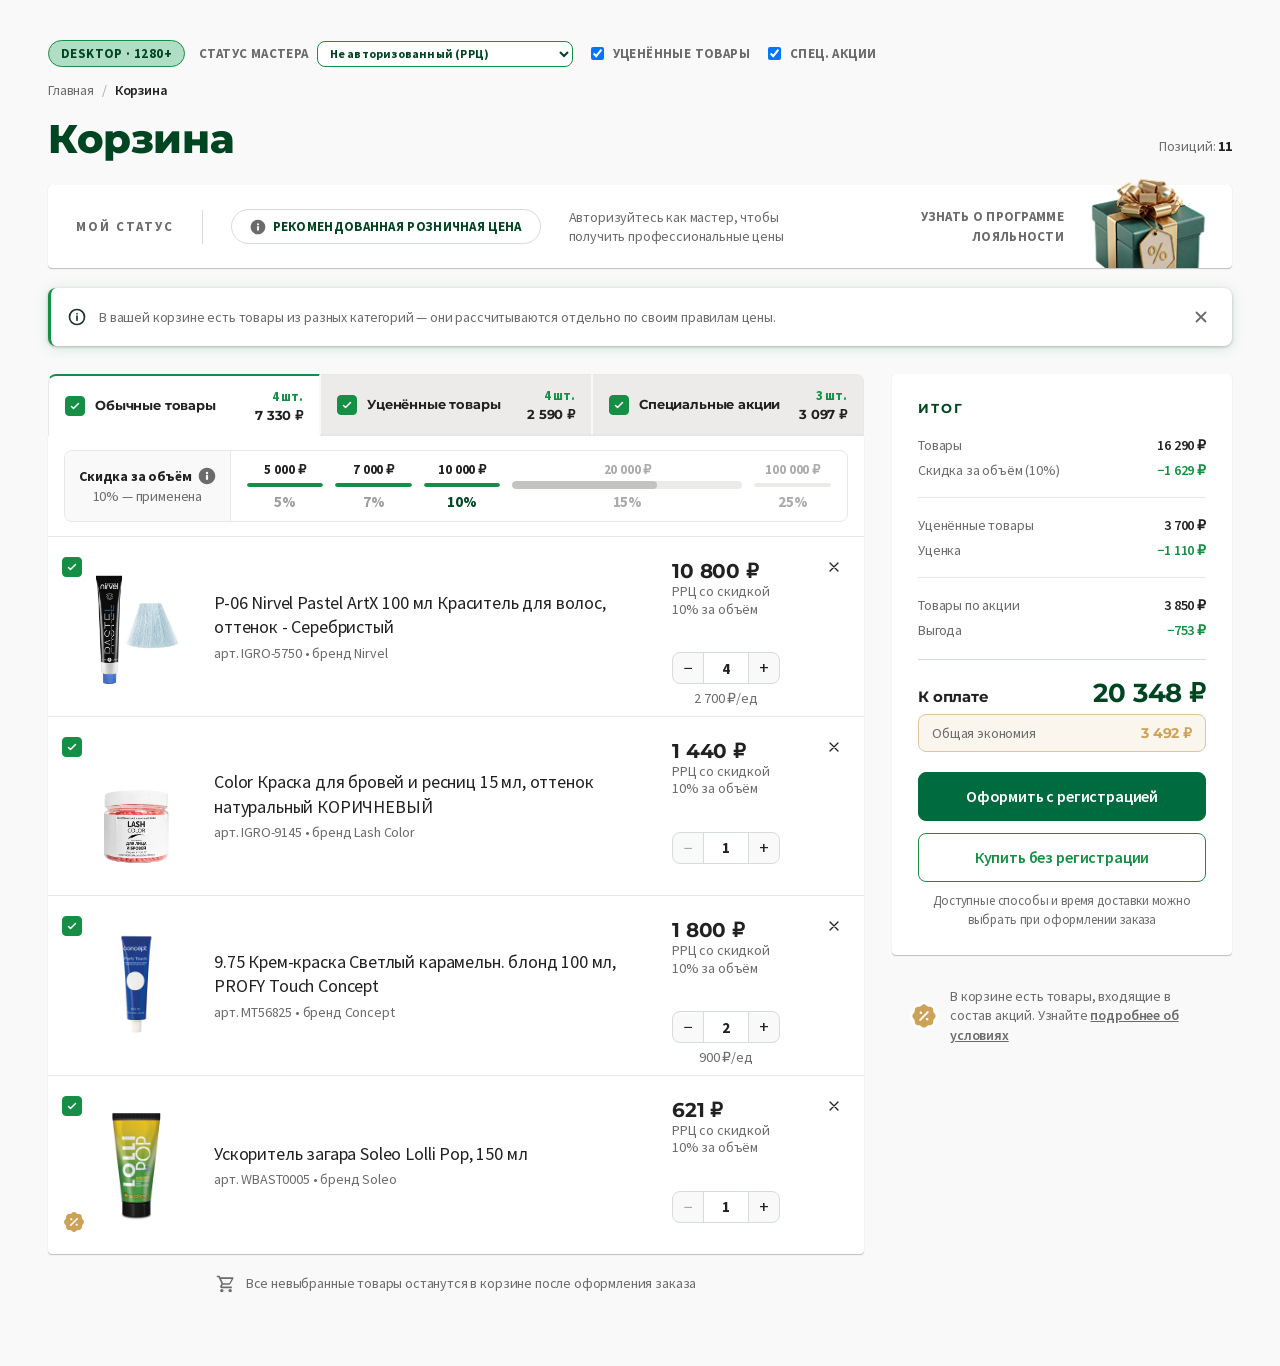
<file: index.html>
<!DOCTYPE html>
<html lang="ru">
<head>
<meta charset="utf-8">
<meta name="viewport" content="width=device-width, initial-scale=1">
<title>Корзина — IGRObeauty</title>
<!-- Заранее тянем два самых нужных начертания (тело и заголовки, кириллица):
     без preload их обнаружат только после разбора styles.css. crossorigin
     обязателен для шрифтов, иначе браузер скачает файл повторно. -->
<link rel="preload" href="assets/fonts/source-sans-pro-400-cyrillic.woff2" as="font" type="font/woff2" crossorigin>
<link rel="preload" href="assets/fonts/montserrat-cyrillic.woff2" as="font" type="font/woff2" crossorigin>
<link rel="stylesheet" href="styles.css">
</head>
<body>

<!--
  Разметка печатается целиком: все три группы товаров и все варианты плашки
  статуса присутствуют сразу, JS лишь переключает видимость и меняет тексты.
  При переезде на PHP повторяющиеся куски станут foreach, ветки плашки — if.
  Значения в тексте — для стартового состояния (статус РРЦ); JS пересчитает их
  при загрузке, а в бою их напечатает сервер.
-->
<div class="cart-page">
<div class="cart-container">

  <!-- Служебная панель прототипа: индикатор брейкпоинта, переключатель статуса
       мастера и тумблеры вкладок. В боевой корзине этого блока нет. -->
  <div class="dev-bar" data-dev-bar>
    <div class="bp-badge" data-bp-label>Desktop · 1280+</div>
    <div class="dev-bar-group">
      <span class="dev-label">Статус мастера</span>
      <select class="dev-select" data-status-select></select>
    </div>
    <label class="dev-toggle">
      <input type="checkbox" class="dev-toggle-input" data-toggle-tab="markdown" checked>
      <span class="dev-label">Уценённые товары</span>
    </label>
    <label class="dev-toggle">
      <input type="checkbox" class="dev-toggle-input" data-toggle-tab="promo" checked>
      <span class="dev-label">Спец. акции</span>
    </label>
  </div>

  <!-- Хлебные крошки -->
  <nav class="breadcrumbs">
    <span class="breadcrumb-link">Главная</span>
    <span class="breadcrumb-sep">/</span>
    <span class="breadcrumb-current">Корзина</span>
  </nav>

  <!-- Заголовок страницы -->
  <div class="cart-head">
    <h1 class="cart-h1">Корзина</h1>
    <span class="cart-head-count">Позиций: <strong class="cart-head-count-num" data-total-positions>11</strong></span>
  </div>

  <!-- Плашка статуса мастера. Три взаимоисключающих варианта: мобильная плашка
       «Мастер», мобильная «РРЦ» и общая (тёмная либо белая для РРЦ). -->
  <div class="status-band is-rrc" data-status-band>

    <!-- Вариант 1: мобильный «Мастер» — пилюля цен и подарок в одну строку -->
    <span class="mm-pill" data-mm-pill hidden>
      <svg width="18" height="18" viewBox="0 0 18 18" fill="currentColor"><path d="M9.18751 8.24996C9.60172 8.24996 9.9375 8.58575 9.93751 8.99996V12H10.5C10.9142 12 11.25 12.3357 11.25 12.75C11.25 13.1642 10.9142 13.5 10.5 13.5H7.87501C7.46079 13.5 7.12501 13.1642 7.12501 12.75C7.12501 12.3358 7.4608 12 7.87501 12H8.43751V9.74996C8.02329 9.74996 7.68751 9.41417 7.68751 8.99996C7.68751 8.58575 8.0233 8.24996 8.43751 8.24996H9.18751Z"></path><path d="M9.00001 4.49996C9.39783 4.49996 9.77925 4.65811 10.0606 4.93941C10.3419 5.22072 10.5 5.60214 10.5 5.99996C10.5 6.39778 10.3419 6.7792 10.0606 7.06051C9.77925 7.34181 9.39783 7.49996 9.00001 7.49996C8.60218 7.49996 8.22076 7.34181 7.93946 7.06051C7.65816 6.7792 7.50001 6.39778 7.50001 5.99996C7.50001 5.60214 7.65816 5.22072 7.93946 4.93941C8.22076 4.65811 8.60218 4.49996 9.00001 4.49996Z"></path><path fill-rule="evenodd" clip-rule="evenodd" d="M8.99927 0.74996C10.0831 0.748648 11.1569 0.961406 12.1582 1.37618C13.1589 1.79073 14.0679 2.39883 14.833 3.16549L15.1135 3.45919C15.7498 4.15977 16.2608 4.9663 16.6238 5.84249C17.0383 6.84327 17.2511 7.91602 17.25 8.99923L17.2405 9.40499C17.195 10.3502 16.9867 11.282 16.6238 12.1582C16.2092 13.1588 15.6004 14.0671 14.8337 14.8322C14.0684 15.5996 13.1595 16.2089 12.1582 16.6237C11.1569 17.0385 10.0831 17.2513 8.99927 17.25C7.91607 17.2511 6.84331 17.0382 5.84254 16.6237C4.84115 16.2089 3.931 15.6004 3.16553 14.833C2.39905 14.0679 1.79071 13.1587 1.37623 12.1582C0.961451 11.1568 0.748694 10.0831 0.750006 8.99923C0.74889 7.91602 0.961732 6.84326 1.37623 5.84249C1.79103 4.8411 2.39961 3.93095 3.167 3.16549C3.93217 2.39875 4.84176 1.79073 5.84254 1.37618C6.84331 0.961686 7.91607 0.748844 8.99927 0.74996ZM8.99927 2.24996C8.11299 2.24887 7.23484 2.42275 6.41602 2.76192C5.59728 3.10109 4.85341 3.59861 4.22755 4.22603L4.22608 4.2275C3.59865 4.85337 3.10113 5.59723 2.76197 6.41598C2.42279 7.23479 2.24891 8.11294 2.25001 8.99923V9.00069C2.24891 9.88698 2.42279 10.7651 2.76197 11.5839C3.05878 12.3005 3.47725 12.9593 3.99756 13.5322L4.22608 13.7724L4.22755 13.7739C4.85341 14.4013 5.59728 14.8988 6.41602 15.238C7.23484 15.5772 8.11299 15.7511 8.99927 15.75H9.00074C9.88702 15.7511 10.7652 15.5772 11.584 15.238C12.4027 14.8988 13.1466 14.4013 13.7725 13.7739L13.7739 13.7724C14.4014 13.1465 14.8989 12.4027 15.238 11.5839C15.5772 10.7651 15.7511 9.88698 15.75 9.00069V8.99923C15.7511 8.11294 15.5772 7.23479 15.238 6.41598C14.8989 5.59723 14.4014 4.85337 13.7739 4.2275L13.7725 4.22603C13.1466 3.59861 12.4027 3.10108 11.584 2.76192C10.7652 2.42275 9.88702 2.24887 9.00074 2.24996H8.99927Z"></path></svg>
      Проф. Цены
      <span class="tip tip--badge" role="tooltip" data-mm-tip>
        <span class="tip-text" data-mm-tip-text></span>
        <span class="tip-arrow"></span>
      </span>
    </span>
    <span class="mm-gift" title="Программа лояльности" data-mm-gift hidden>
      <svg width="24" height="24" viewBox="0 0 24 24" fill="none"><path d="M23.2496 9.00003C23.2496 8.50274 23.052 8.02583 22.7004 7.6742C22.3488 7.32257 21.8718 7.12503 21.3746 7.12503H19.7846C20.0162 6.65921 20.1344 6.14523 20.1296 5.62503C20.1355 5.18395 20.0538 4.74609 19.8891 4.33687C19.7244 3.92764 19.4801 3.55522 19.1703 3.24122C18.8605 2.92721 18.4914 2.6779 18.0844 2.50774C17.6774 2.33759 17.2407 2.24998 16.7996 2.25003C15.8675 2.21753 14.9418 2.41545 14.1046 2.82624C13.2673 3.23702 12.5443 3.848 11.9996 4.60503C11.4549 3.848 10.7318 3.23702 9.89457 2.82624C9.0573 2.41545 8.13162 2.21753 7.19956 2.25003C6.31639 2.25003 5.46939 2.60086 4.8449 3.22536C4.2204 3.84986 3.86956 4.69685 3.86956 5.58003C3.86472 6.10023 3.98294 6.61421 4.21456 7.08002H2.62456C2.3745 7.07995 2.12695 7.1299 1.89648 7.22693C1.66601 7.32396 1.45728 7.46611 1.28257 7.64501C1.10786 7.82392 0.9707 8.03596 0.879163 8.26867C0.787626 8.50137 0.743562 8.75004 0.749564 9.00003V12.75H2.62456V19.935C2.64015 20.4218 2.84455 20.8835 3.19451 21.2222C3.54446 21.561 4.01251 21.7503 4.49956 21.75H19.4996C19.9968 21.75 20.4738 21.5525 20.8254 21.2009C21.177 20.8492 21.3746 20.3723 21.3746 19.875V12.69H23.2496V9.00003ZM16.7996 4.12503C17.1974 4.12503 17.5789 4.28306 17.8602 4.56437C18.1415 4.84567 18.2996 5.2272 18.2996 5.62503C18.2996 6.02285 18.1415 6.40438 17.8602 6.68569C17.5789 6.96699 17.1974 7.12503 16.7996 7.12503H13.0196C13.1534 6.2396 13.6177 5.43779 14.3192 4.88111C15.0206 4.32443 15.9069 4.05426 16.7996 4.12503ZM7.19956 4.12503C8.09224 4.05426 8.97856 4.32443 9.67997 4.88111C10.3814 5.43779 10.8458 6.2396 10.9796 7.12503H7.19956C6.86816 7.0495 6.57224 6.86366 6.36028 6.59795C6.14831 6.33224 6.03287 6.00242 6.03287 5.66253C6.03287 5.32263 6.14831 4.99281 6.36028 4.7271C6.57224 4.46139 6.86816 4.27555 7.19956 4.20003V4.12503ZM2.62456 9.00003H9.17956V10.815H2.62456V9.00003ZM9.17956 19.935H4.49956V12.69H9.17956V19.935ZM11.0696 19.935V9.00003H12.9296V19.935H11.0696ZM19.4996 19.935H14.8196V12.69H19.4996V19.935ZM21.3746 10.935H14.8196V9.00003H21.3746V10.935Z" fill="currentColor"></path></svg>
      <span class="mm-gift-label">Программа лояльности</span>
    </span>

    <!-- Вариант 2: мобильный «РРЦ» -->
    <span class="rrc-m-pill" data-rrc-m-pill hidden>
      <svg width="16" height="16" viewBox="0 0 24 24" fill="currentColor"><path fill-rule="evenodd" clip-rule="evenodd" d="M12 23c6.075 0 11-4.925 11-11S18.075 1 12 1 1 5.925 1 12s4.925 11 11 11Zm0-16.6a1.6 1.6 0 1 0 0 3.2 1.6 1.6 0 0 0 0-3.2Zm-1.45 5.45a1.45 1.45 0 0 1 2.9 0v4.2a1.45 1.45 0 0 1-2.9 0v-4.2Z"></path></svg>
      РРЦ
    </span>
    <span class="rrc-m-desc" data-rrc-m-desc hidden>Авторизуйтесь для проф. цен</span>
    <a class="rrc-m-gift" href="https://www.igrobeauty.ru/about/club/" target="_blank" rel="noopener" data-rrc-m-gift hidden>
      <svg width="26" height="26" viewBox="0 0 24 24" fill="none" stroke="currentColor" stroke-width="1.6" stroke-linecap="round" stroke-linejoin="round" class="rrc-m-gift-icon"><rect x="3" y="8" width="18" height="4" rx="1"></rect><path d="M4 12v8a1 1 0 0 0 1 1h14a1 1 0 0 0 1-1v-8"></path><path d="M12 8v13"></path><path d="M12 8S10.5 3.5 7.5 4.2C5.8 4.6 5.6 7 7 8h5Z"></path><path d="M12 8s1.5-4.5 4.5-3.8C18.2 4.6 18.4 7 17 8h-5Z"></path></svg>
      <span class="rrc-m-gift-text">Программа лояльности</span>
    </a>

    <!-- Вариант 3: белая плашка «РРЦ» для планшета и десктопа -->
    <span class="rrc-header" data-rrc-header>Мой статус</span>
    <div class="rrc-divider" data-rrc-divider></div>
    <span class="rrc-pill" data-rrc-pill>
      <svg width="16" height="16" viewBox="0 0 24 24" fill="currentColor" class="rrc-pill-icon"><path fill-rule="evenodd" clip-rule="evenodd" d="M12 23c6.075 0 11-4.925 11-11S18.075 1 12 1 1 5.925 1 12s4.925 11 11 11Zm0-16.6a1.6 1.6 0 1 0 0 3.2 1.6 1.6 0 0 0 0-3.2Zm-1.45 5.45a1.45 1.45 0 0 1 2.9 0v4.2a1.45 1.45 0 0 1-2.9 0v-4.2Z"></path></svg>
      <span data-rrc-pill-text>Рекомендованная розничная цена</span>
    </span>
    <span class="rrc-desc" data-rrc-desc>Авторизуйтесь как мастер, чтобы получить профессиональные цены</span>
    <a class="rrc-loyalty" href="https://www.igrobeauty.ru/about/club/" target="_blank" rel="noopener" data-rrc-loyalty>Узнать о программе лояльности</a>

    <!-- Вариант 3б: тёмная плашка статуса -->
    <span class="status-header-label" data-status-header hidden>Мой статус</span>
    <div class="status-divider" data-status-divider hidden></div>
    <div class="status-group" data-status-group hidden>
      <span class="status-name" data-status-name></span>
      <!-- Бейджей у статуса бывает 0, 1 или 2 — размечены оба, лишний скрыт -->
      <span class="status-badge" data-badge="0" hidden>
        <svg width="18" height="18" viewBox="0 0 18 18" fill="currentColor" class="status-badge-icon" data-badge-icon hidden><path d="M9.18751 8.24996C9.60172 8.24996 9.9375 8.58575 9.93751 8.99996V12H10.5C10.9142 12 11.25 12.3357 11.25 12.75C11.25 13.1642 10.9142 13.5 10.5 13.5H7.87501C7.46079 13.5 7.12501 13.1642 7.12501 12.75C7.12501 12.3358 7.4608 12 7.87501 12H8.43751V9.74996C8.02329 9.74996 7.68751 9.41417 7.68751 8.99996C7.68751 8.58575 8.0233 8.24996 8.43751 8.24996H9.18751Z"></path><path d="M9.00001 4.49996C9.39783 4.49996 9.77925 4.65811 10.0606 4.93941C10.3419 5.22072 10.5 5.60214 10.5 5.99996C10.5 6.39778 10.3419 6.7792 10.0606 7.06051C9.77925 7.34181 9.39783 7.49996 9.00001 7.49996C8.60218 7.49996 8.22076 7.34181 7.93946 7.06051C7.65816 6.7792 7.50001 6.39778 7.50001 5.99996C7.50001 5.60214 7.65816 5.22072 7.93946 4.93941C8.22076 4.65811 8.60218 4.49996 9.00001 4.49996Z"></path><path fill-rule="evenodd" clip-rule="evenodd" d="M8.99927 0.74996C10.0831 0.748648 11.1569 0.961406 12.1582 1.37618C13.1589 1.79073 14.0679 2.39883 14.833 3.16549L15.1135 3.45919C15.7498 4.15977 16.2608 4.9663 16.6238 5.84249C17.0383 6.84327 17.2511 7.91602 17.25 8.99923L17.2405 9.40499C17.195 10.3502 16.9867 11.282 16.6238 12.1582C16.2092 13.1588 15.6004 14.0671 14.8337 14.8322C14.0684 15.5996 13.1595 16.2089 12.1582 16.6237C11.1569 17.0385 10.0831 17.2513 8.99927 17.25C7.91607 17.2511 6.84331 17.0382 5.84254 16.6237C4.84115 16.2089 3.931 15.6004 3.16553 14.833C2.39905 14.0679 1.79071 13.1587 1.37623 12.1582C0.961451 11.1568 0.748694 10.0831 0.750006 8.99923C0.74889 7.91602 0.961732 6.84326 1.37623 5.84249C1.79103 4.8411 2.39961 3.93095 3.167 3.16549C3.93217 2.39875 4.84176 1.79073 5.84254 1.37618C6.84331 0.961686 7.91607 0.748844 8.99927 0.74996ZM8.99927 2.24996C8.11299 2.24887 7.23484 2.42275 6.41602 2.76192C5.59728 3.10109 4.85341 3.59861 4.22755 4.22603L4.22608 4.2275C3.59865 4.85337 3.10113 5.59723 2.76197 6.41598C2.42279 7.23479 2.24891 8.11294 2.25001 8.99923V9.00069C2.24891 9.88698 2.42279 10.7651 2.76197 11.5839C3.05878 12.3005 3.47725 12.9593 3.99756 13.5322L4.22608 13.7724L4.22755 13.7739C4.85341 14.4013 5.59728 14.8988 6.41602 15.238C7.23484 15.5772 8.11299 15.7511 8.99927 15.75H9.00074C9.88702 15.7511 10.7652 15.5772 11.584 15.238C12.4027 14.8988 13.1466 14.4013 13.7725 13.7739L13.7739 13.7724C14.4014 13.1465 14.8989 12.4027 15.238 11.5839C15.5772 10.7651 15.7511 9.88698 15.75 9.00069V8.99923C15.7511 8.11294 15.5772 7.23479 15.238 6.41598C14.8989 5.59723 14.4014 4.85337 13.7739 4.2275L13.7725 4.22603C13.1466 3.59861 12.4027 3.10108 11.584 2.76192C10.7652 2.42275 9.88702 2.24887 9.00074 2.24996H8.99927Z"></path></svg>
        <span data-badge-text></span>
        <span class="tip tip--badge" role="tooltip" data-badge-tip>
          <span class="tip-text" data-badge-tip-text></span>
          <span class="tip-arrow"></span>
        </span>
      </span>
      <span class="status-badge" data-badge="1" hidden>
        <svg width="18" height="18" viewBox="0 0 18 18" fill="currentColor" class="status-badge-icon" data-badge-icon hidden><path d="M9.18751 8.24996C9.60172 8.24996 9.9375 8.58575 9.93751 8.99996V12H10.5C10.9142 12 11.25 12.3357 11.25 12.75C11.25 13.1642 10.9142 13.5 10.5 13.5H7.87501C7.46079 13.5 7.12501 13.1642 7.12501 12.75C7.12501 12.3358 7.4608 12 7.87501 12H8.43751V9.74996C8.02329 9.74996 7.68751 9.41417 7.68751 8.99996C7.68751 8.58575 8.0233 8.24996 8.43751 8.24996H9.18751Z"></path><path d="M9.00001 4.49996C9.39783 4.49996 9.77925 4.65811 10.0606 4.93941C10.3419 5.22072 10.5 5.60214 10.5 5.99996C10.5 6.39778 10.3419 6.7792 10.0606 7.06051C9.77925 7.34181 9.39783 7.49996 9.00001 7.49996C8.60218 7.49996 8.22076 7.34181 7.93946 7.06051C7.65816 6.7792 7.50001 6.39778 7.50001 5.99996C7.50001 5.60214 7.65816 5.22072 7.93946 4.93941C8.22076 4.65811 8.60218 4.49996 9.00001 4.49996Z"></path><path fill-rule="evenodd" clip-rule="evenodd" d="M8.99927 0.74996C10.0831 0.748648 11.1569 0.961406 12.1582 1.37618C13.1589 1.79073 14.0679 2.39883 14.833 3.16549L15.1135 3.45919C15.7498 4.15977 16.2608 4.9663 16.6238 5.84249C17.0383 6.84327 17.2511 7.91602 17.25 8.99923L17.2405 9.40499C17.195 10.3502 16.9867 11.282 16.6238 12.1582C16.2092 13.1588 15.6004 14.0671 14.8337 14.8322C14.0684 15.5996 13.1595 16.2089 12.1582 16.6237C11.1569 17.0385 10.0831 17.2513 8.99927 17.25C7.91607 17.2511 6.84331 17.0382 5.84254 16.6237C4.84115 16.2089 3.931 15.6004 3.16553 14.833C2.39905 14.0679 1.79071 13.1587 1.37623 12.1582C0.961451 11.1568 0.748694 10.0831 0.750006 8.99923C0.74889 7.91602 0.961732 6.84326 1.37623 5.84249C1.79103 4.8411 2.39961 3.93095 3.167 3.16549C3.93217 2.39875 4.84176 1.79073 5.84254 1.37618C6.84331 0.961686 7.91607 0.748844 8.99927 0.74996ZM8.99927 2.24996C8.11299 2.24887 7.23484 2.42275 6.41602 2.76192C5.59728 3.10109 4.85341 3.59861 4.22755 4.22603L4.22608 4.2275C3.59865 4.85337 3.10113 5.59723 2.76197 6.41598C2.42279 7.23479 2.24891 8.11294 2.25001 8.99923V9.00069C2.24891 9.88698 2.42279 10.7651 2.76197 11.5839C3.05878 12.3005 3.47725 12.9593 3.99756 13.5322L4.22608 13.7724L4.22755 13.7739C4.85341 14.4013 5.59728 14.8988 6.41602 15.238C7.23484 15.5772 8.11299 15.7511 8.99927 15.75H9.00074C9.88702 15.7511 10.7652 15.5772 11.584 15.238C12.4027 14.8988 13.1466 14.4013 13.7725 13.7739L13.7739 13.7724C14.4014 13.1465 14.8989 12.4027 15.238 11.5839C15.5772 10.7651 15.7511 9.88698 15.75 9.00069V8.99923C15.7511 8.11294 15.5772 7.23479 15.238 6.41598C14.8989 5.59723 14.4014 4.85337 13.7739 4.2275L13.7725 4.22603C13.1466 3.59861 12.4027 3.10108 11.584 2.76192C10.7652 2.42275 9.88702 2.24887 9.00074 2.24996H8.99927Z"></path></svg>
        <span data-badge-text></span>
        <span class="tip tip--badge tip--sm" role="tooltip" data-badge-tip>
          <span class="tip-text" data-badge-tip-text></span>
          <span class="tip-arrow"></span>
        </span>
      </span>
    </div>
    <a class="loyalty-text" href="https://www.igrobeauty.ru/about/club/" target="_blank" rel="noopener" data-loyalty-text hidden>Узнать о программе лояльности</a>

    <!-- Картинка-подарок общая для белой и тёмной плашки -->
    <img class="loyalty-img" src="assets/gift-box.png" alt="Программа лояльности" data-loyalty-img>
  </div>

  <!-- Сообщение о разных категориях в корзине -->
  <div class="info-alert-wrap" data-info-alert>
    <div class="ds-alert-info" role="alert">
      <svg width="20" height="20" viewBox="0 0 24 24" fill="none" class="ds-alert-icon"><circle cx="12" cy="12" r="9" stroke="currentColor" stroke-width="2"></circle><path d="M12 11v5M12 8h.01" stroke="currentColor" stroke-width="2" stroke-linecap="round"></path></svg>
      <div class="ds-alert-body">В вашей корзине есть товары из разных категорий — они рассчитываются отдельно по своим правилам цены.</div>
      <button type="button" class="co-alert-close" aria-label="Скрыть" data-hide-info>
        <svg width="18" height="18" viewBox="0 0 16 16" fill="none"><path d="M4 4L12 12M12 4L4 12" stroke="currentColor" stroke-width="1.6" stroke-linecap="round"></path></svg>
      </button>
    </div>
  </div>

  <!-- Двухколоночная сетка -->
  <div class="cart-grid">

  <!-- Левая колонка: вкладки и список товаров -->
  <div class="cart-main">
    <div class="tabs-section">

      <!-- Вкладки групп -->
      <div class="tabs-row" data-tabs-row>
        <div class="tab is-active is-first" data-tab="regular">
          <span class="tab-name">Обычные товары</span>
          <span class="tab-count">4 шт.</span>
          <span class="tab-sum">7 330 ₽</span>
          <label class="tab-check" data-tab-check>
            <input type="checkbox" class="hidden-check" data-check-all="regular" checked>
            <span class="cb-box is-on">
              <svg width="12" height="12" viewBox="0 0 24 24" fill="none" class="cb-check"><path d="M5 13l4 4L19 7" stroke="#fff" stroke-width="3" stroke-linecap="round" stroke-linejoin="round"></path></svg>
            </span>
          </label>
        </div>
        <div class="tab" data-tab="markdown">
          <span class="tab-name">Уценённые товары</span>
          <span class="tab-count">4 шт.</span>
          <span class="tab-sum">2 590 ₽</span>
          <label class="tab-check" data-tab-check>
            <input type="checkbox" class="hidden-check" data-check-all="markdown" checked>
            <span class="cb-box is-on">
              <svg width="12" height="12" viewBox="0 0 24 24" fill="none" class="cb-check"><path d="M5 13l4 4L19 7" stroke="#fff" stroke-width="3" stroke-linecap="round" stroke-linejoin="round"></path></svg>
            </span>
          </label>
        </div>
        <div class="tab is-last" data-tab="promo">
          <span class="tab-name">Специальные акции</span>
          <span class="tab-count">3 шт.</span>
          <span class="tab-sum">3 097 ₽</span>
          <label class="tab-check" data-tab-check>
            <input type="checkbox" class="hidden-check" data-check-all="promo" checked>
            <span class="cb-box is-on">
              <svg width="12" height="12" viewBox="0 0 24 24" fill="none" class="cb-check"><path d="M5 13l4 4L19 7" stroke="#fff" stroke-width="3" stroke-linecap="round" stroke-linejoin="round"></path></svg>
            </span>
          </label>
        </div>
      </div>

      <!-- Подложка списка товаров -->
      <div class="tabs-card" data-tabs-card>

        <!-- Шкала скидки за объём — только для вкладки обычных товаров -->
        <div class="volume-bar" data-volume-bar>
          <div class="vol-outer">
            <div class="vol-status">
              <div class="volume-head">
                <span class="volume-title">Скидка за объём</span>
                <span class="vol-tip-wrap" data-vol-tip-wrap>
                  <svg width="18" height="18" viewBox="0 0 24 24" fill="currentColor" class="volume-info-icon"><path fill-rule="evenodd" clip-rule="evenodd" d="M12 23c6.075 0 11-4.925 11-11S18.075 1 12 1 1 5.925 1 12s4.925 11 11 11Zm0-16.6a1.6 1.6 0 1 0 0 3.2 1.6 1.6 0 0 0 0-3.2Zm-1.45 5.45a1.45 1.45 0 0 1 2.9 0v4.2a1.45 1.45 0 0 1-2.9 0v-4.2Z"></path></svg>
                  <span class="tip tip--vol" role="tooltip" data-vol-tip>
                    <span class="tip-bridge"></span>
                    <span class="tip-text">Автоматически применяется к сумме заказа в соответствии с порогами на шкале при отсутствии более выгодных скидок.</span>
                    <a class="tip-link" href="https://www.igrobeauty.ru/about/club/" target="_blank" rel="noopener">Узнать больше</a>
                    <span class="tip-arrow"></span>
                  </span>
                </span>
              </div>
              <span class="volume-status" data-volume-status>10% — применена</span>
            </div>
            <!-- Пять порогов: 5000, 7000, 10000, 20000, 100000 -->
            <div class="vol-tiers" data-vol-tiers>
              <div class="vol-seg" data-seg="5000">
                <span class="vol-amount is-achieved">5 000 ₽</span>
                <div class="vol-bar-wrap"><div class="vol-track"><div class="vol-fill is-achieved" style="width:100%"></div></div></div>
                <span class="vol-pct is-achieved">5%</span>
              </div>
              <div class="vol-seg" data-seg="7000">
                <span class="vol-amount is-achieved">7 000 ₽</span>
                <div class="vol-bar-wrap"><div class="vol-track"><div class="vol-fill is-achieved" style="width:100%"></div></div></div>
                <span class="vol-pct is-achieved">7%</span>
              </div>
              <div class="vol-seg" data-seg="10000">
                <span class="vol-amount is-achieved">10 000 ₽</span>
                <div class="vol-bar-wrap"><div class="vol-track"><div class="vol-fill is-achieved" style="width:100%"></div></div></div>
                <span class="vol-pct is-achieved is-applied">10%</span>
              </div>
              <div class="vol-seg is-big" data-seg="20000">
                <span class="vol-amount">20 000 ₽</span>
                <div class="vol-bar-wrap"><div class="vol-track is-big"><div class="vol-fill" style="width:62.9%"></div></div></div>
                <span class="vol-pct">15%</span>
              </div>
              <div class="vol-seg" data-seg="100000">
                <span class="vol-amount">100 000 ₽</span>
                <div class="vol-bar-wrap"><div class="vol-track"><div class="vol-fill" style="width:0%"></div></div></div>
                <span class="vol-pct">25%</span>
              </div>
            </div>
          </div>
        </div>

        <!-- Группа: обычные товары -->
        <div class="tab-panel" data-panel="regular">

          <div class="row" data-row="r1">
            <label class="row-check">
              <input type="checkbox" class="hidden-check" data-check checked>
              <span class="cb-box is-on"><svg width="12" height="12" viewBox="0 0 24 24" fill="none" class="cb-check"><path d="M5 13l4 4L19 7" stroke="#fff" stroke-width="3" stroke-linecap="round" stroke-linejoin="round"></path></svg></span>
            </label>
            <div class="row-img" style="background-image:url(assets/products/nirvel.png)"></div>
            <div class="row-name-block">
              <span class="row-name">P-06 Nirvel Pastel ArtX 100 мл Краситель для волос, оттенок - Серебристый</span>
              <span class="row-meta">арт. IGRO-5750 • бренд Nirvel</span>
            </div>
            <div class="row-right">
              <div class="row-price-block">
                <span class="row-price" data-price>10 800 ₽</span>
                <span class="old-price" data-old-price hidden></span>
              </div>
              <span class="row-price-type" data-price-type>РРЦ со скидкой
10% за объём</span>
              <span class="row-price-badge" data-price-badge hidden>Цена по Акции</span>
              <div class="row-qty">
                <span class="row-unit-spacer">&nbsp;</span>
                <div class="qty-stepper" data-qty-stepper>
                  <button type="button" class="qty-btn is-dec" aria-label="Уменьшить" data-qty-dec>−</button>
                  <input type="text" inputmode="numeric" class="qty-input" value="4" data-qty-input>
                  <button type="button" class="qty-btn is-inc" aria-label="Увеличить" data-qty-inc>+</button>
                </div>
                <span class="row-per-unit" data-per-unit>2 700 ₽/ед</span>
              </div>
            </div>
            <span class="row-remove-pos">
              <div class="remove-btn" role="button" aria-label="Удалить" data-remove>
                <svg width="16" height="16" viewBox="0 0 16 16" fill="none" class="remove-icon"><path d="M4 4L12 12M12 4L4 12" stroke="currentColor" stroke-width="1.3" stroke-linecap="round"></path></svg>
              </div>
            </span>
          </div>

          <div class="row has-border" data-row="r2">
            <label class="row-check">
              <input type="checkbox" class="hidden-check" data-check checked>
              <span class="cb-box is-on"><svg width="12" height="12" viewBox="0 0 24 24" fill="none" class="cb-check"><path d="M5 13l4 4L19 7" stroke="#fff" stroke-width="3" stroke-linecap="round" stroke-linejoin="round"></path></svg></span>
            </label>
            <div class="row-img" style="background-image:url(assets/products/lashcolor.png)"></div>
            <div class="row-name-block">
              <span class="row-name">Color Краска для бровей и ресниц 15 мл, оттенок натуральный КОРИЧНЕВЫЙ</span>
              <span class="row-meta">арт. IGRO-9145 • бренд Lash Color</span>
            </div>
            <div class="row-right">
              <div class="row-price-block">
                <span class="row-price" data-price>1 440 ₽</span>
                <span class="old-price" data-old-price hidden></span>
              </div>
              <span class="row-price-type" data-price-type>РРЦ со скидкой
10% за объём</span>
              <span class="row-price-badge" data-price-badge hidden>Цена по Акции</span>
              <div class="row-qty">
                <span class="row-unit-spacer">&nbsp;</span>
                <div class="qty-stepper" data-qty-stepper>
                  <button type="button" class="qty-btn is-dec" aria-label="Уменьшить" data-qty-dec disabled>−</button>
                  <input type="text" inputmode="numeric" class="qty-input" value="1" data-qty-input>
                  <button type="button" class="qty-btn is-inc" aria-label="Увеличить" data-qty-inc>+</button>
                </div>
                <span class="row-per-unit" data-per-unit>&nbsp;</span>
              </div>
            </div>
            <span class="row-remove-pos">
              <div class="remove-btn" role="button" aria-label="Удалить" data-remove>
                <svg width="16" height="16" viewBox="0 0 16 16" fill="none" class="remove-icon"><path d="M4 4L12 12M12 4L4 12" stroke="currentColor" stroke-width="1.3" stroke-linecap="round"></path></svg>
              </div>
            </span>
          </div>

          <div class="row has-border" data-row="r3">
            <label class="row-check">
              <input type="checkbox" class="hidden-check" data-check checked>
              <span class="cb-box is-on"><svg width="12" height="12" viewBox="0 0 24 24" fill="none" class="cb-check"><path d="M5 13l4 4L19 7" stroke="#fff" stroke-width="3" stroke-linecap="round" stroke-linejoin="round"></path></svg></span>
            </label>
            <div class="row-img" style="background-image:url(assets/products/concept.png)"></div>
            <div class="row-name-block">
              <span class="row-name">9.75 Крем-краска Светлый карамельн. блонд 100 мл, PROFY Touch Concept</span>
              <span class="row-meta">арт. МТ56825 • бренд Concept</span>
            </div>
            <div class="row-right">
              <div class="row-price-block">
                <span class="row-price" data-price>1 800 ₽</span>
                <span class="old-price" data-old-price hidden></span>
              </div>
              <span class="row-price-type" data-price-type>РРЦ со скидкой
10% за объём</span>
              <span class="row-price-badge" data-price-badge hidden>Цена по Акции</span>
              <div class="row-qty">
                <span class="row-unit-spacer">&nbsp;</span>
                <div class="qty-stepper" data-qty-stepper>
                  <button type="button" class="qty-btn is-dec" aria-label="Уменьшить" data-qty-dec>−</button>
                  <input type="text" inputmode="numeric" class="qty-input" value="2" data-qty-input>
                  <button type="button" class="qty-btn is-inc" aria-label="Увеличить" data-qty-inc>+</button>
                </div>
                <span class="row-per-unit" data-per-unit>900 ₽/ед</span>
              </div>
            </div>
            <span class="row-remove-pos">
              <div class="remove-btn" role="button" aria-label="Удалить" data-remove>
                <svg width="16" height="16" viewBox="0 0 16 16" fill="none" class="remove-icon"><path d="M4 4L12 12M12 4L4 12" stroke="currentColor" stroke-width="1.3" stroke-linecap="round"></path></svg>
              </div>
            </span>
          </div>

          <!-- Единственный товар с акцией по количеству: значок акции с подсказкой -->
          <div class="row has-border" data-row="r4">
            <label class="row-check">
              <input type="checkbox" class="hidden-check" data-check checked>
              <span class="cb-box is-on"><svg width="12" height="12" viewBox="0 0 24 24" fill="none" class="cb-check"><path d="M5 13l4 4L19 7" stroke="#fff" stroke-width="3" stroke-linecap="round" stroke-linejoin="round"></path></svg></span>
            </label>
            <span class="row-promo" data-promo-badge>
              <img class="row-promo-icon" src="assets/promo-badge-icon.svg" alt="Акция">
              <span class="tip tip--promo" role="tooltip" data-promo-tip>
                <span class="tip-bridge"></span>
                <span class="tip-text">На этот товар сейчас действует акция. Узнайте подробнее об условиях, чтобы получить скидку</span>
                <a class="tip-link" href="https://www.igrobeauty.ru/personal/promo/" target="_blank" rel="noopener">Узнать больше</a>
                <span class="tip-arrow"></span>
              </span>
            </span>
            <div class="row-img" style="background-image:url(assets/products/soleo.png)"></div>
            <div class="row-name-block">
              <span class="row-name">Ускоритель загара Soleo Lolli Pop, 150 мл</span>
              <span class="row-meta">арт. WBAST0005 • бренд Soleo</span>
            </div>
            <div class="row-right">
              <div class="row-price-block">
                <span class="row-price" data-price>621 ₽</span>
                <span class="old-price" data-old-price hidden></span>
              </div>
              <span class="row-price-type" data-price-type>РРЦ со скидкой
10% за объём</span>
              <span class="row-price-badge" data-price-badge hidden>Цена по Акции</span>
              <div class="row-qty">
                <span class="row-unit-spacer">&nbsp;</span>
                <div class="qty-stepper" data-qty-stepper>
                  <button type="button" class="qty-btn is-dec" aria-label="Уменьшить" data-qty-dec disabled>−</button>
                  <input type="text" inputmode="numeric" class="qty-input" value="1" data-qty-input>
                  <button type="button" class="qty-btn is-inc" aria-label="Увеличить" data-qty-inc>+</button>
                </div>
                <span class="row-per-unit" data-per-unit>&nbsp;</span>
              </div>
            </div>
            <span class="row-remove-pos">
              <div class="remove-btn" role="button" aria-label="Удалить" data-remove>
                <svg width="16" height="16" viewBox="0 0 16 16" fill="none" class="remove-icon"><path d="M4 4L12 12M12 4L4 12" stroke="currentColor" stroke-width="1.3" stroke-linecap="round"></path></svg>
              </div>
            </span>
          </div>

        </div><!-- /regular -->

        <!-- Группа: уценённые товары -->
        <div class="tab-panel" data-panel="markdown" hidden>

          <div class="row" data-row="m1">
            <label class="row-check">
              <input type="checkbox" class="hidden-check" data-check checked>
              <span class="cb-box is-on"><svg width="12" height="12" viewBox="0 0 24 24" fill="none" class="cb-check"><path d="M5 13l4 4L19 7" stroke="#fff" stroke-width="3" stroke-linecap="round" stroke-linejoin="round"></path></svg></span>
            </label>
            <div class="row-img" style="background-image:url(assets/products/levissime.png)"></div>
            <div class="row-name-block">
              <span class="row-name">Маска для волос восстанавливающая, 500 мл</span>
              <span class="row-meta">арт. IGRO-2201 • бренд Kapous</span>
            </div>
            <div class="row-right">
              <div class="row-price-block">
                <span class="row-price" data-price>980 ₽</span>
                <span class="old-price" data-old-price>1 400 ₽</span>
              </div>
              <span class="row-price-type" data-price-type></span>
              <span class="row-price-badge" data-price-badge hidden>Цена по Акции</span>
              <div class="row-qty">
                <span class="row-unit-spacer">&nbsp;</span>
                <div class="qty-stepper" data-qty-stepper>
                  <button type="button" class="qty-btn is-dec" aria-label="Уменьшить" data-qty-dec disabled>−</button>
                  <input type="text" inputmode="numeric" class="qty-input" value="1" data-qty-input>
                  <button type="button" class="qty-btn is-inc" aria-label="Увеличить" data-qty-inc>+</button>
                </div>
                <span class="row-per-unit" data-per-unit>&nbsp;</span>
              </div>
            </div>
            <span class="row-remove-pos">
              <div class="remove-btn" role="button" aria-label="Удалить" data-remove>
                <svg width="16" height="16" viewBox="0 0 16 16" fill="none" class="remove-icon"><path d="M4 4L12 12M12 4L4 12" stroke="currentColor" stroke-width="1.3" stroke-linecap="round"></path></svg>
              </div>
            </span>
          </div>

          <div class="row has-border" data-row="m2">
            <label class="row-check">
              <input type="checkbox" class="hidden-check" data-check checked>
              <span class="cb-box is-on"><svg width="12" height="12" viewBox="0 0 24 24" fill="none" class="cb-check"><path d="M5 13l4 4L19 7" stroke="#fff" stroke-width="3" stroke-linecap="round" stroke-linejoin="round"></path></svg></span>
            </label>
            <div class="row-img" style="background-image:url(assets/products/iuver.png)"></div>
            <div class="row-name-block">
              <span class="row-name">Сыворотка для секущихся кончиков, 100 мл</span>
              <span class="row-meta">арт. IGRO-2245 • бренд Concept</span>
            </div>
            <div class="row-right">
              <div class="row-price-block">
                <span class="row-price" data-price>784 ₽</span>
                <span class="old-price" data-old-price>1 120 ₽</span>
              </div>
              <span class="row-price-type" data-price-type></span>
              <span class="row-price-badge" data-price-badge hidden>Цена по Акции</span>
              <div class="row-qty">
                <span class="row-unit-spacer">&nbsp;</span>
                <div class="qty-stepper" data-qty-stepper>
                  <button type="button" class="qty-btn is-dec" aria-label="Уменьшить" data-qty-dec>−</button>
                  <input type="text" inputmode="numeric" class="qty-input" value="2" data-qty-input>
                  <button type="button" class="qty-btn is-inc" aria-label="Увеличить" data-qty-inc>+</button>
                </div>
                <span class="row-per-unit" data-per-unit>392 ₽/ед</span>
              </div>
            </div>
            <span class="row-remove-pos">
              <div class="remove-btn" role="button" aria-label="Удалить" data-remove>
                <svg width="16" height="16" viewBox="0 0 16 16" fill="none" class="remove-icon"><path d="M4 4L12 12M12 4L4 12" stroke="currentColor" stroke-width="1.3" stroke-linecap="round"></path></svg>
              </div>
            </span>
          </div>

          <div class="row has-border" data-row="m3">
            <label class="row-check">
              <input type="checkbox" class="hidden-check" data-check checked>
              <span class="cb-box is-on"><svg width="12" height="12" viewBox="0 0 24 24" fill="none" class="cb-check"><path d="M5 13l4 4L19 7" stroke="#fff" stroke-width="3" stroke-linecap="round" stroke-linejoin="round"></path></svg></span>
            </label>
            <div class="row-img" style="background-image:url(assets/products/lashcolor.png)"></div>
            <div class="row-name-block">
              <span class="row-name">Тоник-кондиционер для волос, 250 мл</span>
              <span class="row-meta">арт. IGRO-2290 • бренд Levissime</span>
            </div>
            <div class="row-right">
              <div class="row-price-block">
                <span class="row-price" data-price>329 ₽</span>
                <span class="old-price" data-old-price>470 ₽</span>
              </div>
              <span class="row-price-type" data-price-type></span>
              <span class="row-price-badge" data-price-badge hidden>Цена по Акции</span>
              <div class="row-qty">
                <span class="row-unit-spacer">&nbsp;</span>
                <div class="qty-stepper" data-qty-stepper>
                  <button type="button" class="qty-btn is-dec" aria-label="Уменьшить" data-qty-dec disabled>−</button>
                  <input type="text" inputmode="numeric" class="qty-input" value="1" data-qty-input>
                  <button type="button" class="qty-btn is-inc" aria-label="Увеличить" data-qty-inc>+</button>
                </div>
                <span class="row-per-unit" data-per-unit>&nbsp;</span>
              </div>
            </div>
            <span class="row-remove-pos">
              <div class="remove-btn" role="button" aria-label="Удалить" data-remove>
                <svg width="16" height="16" viewBox="0 0 16 16" fill="none" class="remove-icon"><path d="M4 4L12 12M12 4L4 12" stroke="currentColor" stroke-width="1.3" stroke-linecap="round"></path></svg>
              </div>
            </span>
          </div>

          <div class="row has-border" data-row="m4">
            <label class="row-check">
              <input type="checkbox" class="hidden-check" data-check checked>
              <span class="cb-box is-on"><svg width="12" height="12" viewBox="0 0 24 24" fill="none" class="cb-check"><path d="M5 13l4 4L19 7" stroke="#fff" stroke-width="3" stroke-linecap="round" stroke-linejoin="round"></path></svg></span>
            </label>
            <div class="row-img" style="background-image:url(assets/products/iuver.png)"></div>
            <div class="row-name-block">
              <span class="row-name">Бальзам-уход после окрашивания, 200 мл</span>
              <span class="row-meta">арт. IGRO-2310 • бренд Kapous</span>
            </div>
            <div class="row-right">
              <div class="row-price-block">
                <span class="row-price" data-price>497 ₽</span>
                <span class="old-price" data-old-price>710 ₽</span>
              </div>
              <span class="row-price-type" data-price-type></span>
              <span class="row-price-badge" data-price-badge hidden>Цена по Акции</span>
              <div class="row-qty">
                <span class="row-unit-spacer">&nbsp;</span>
                <div class="qty-stepper" data-qty-stepper>
                  <button type="button" class="qty-btn is-dec" aria-label="Уменьшить" data-qty-dec disabled>−</button>
                  <input type="text" inputmode="numeric" class="qty-input" value="1" data-qty-input>
                  <button type="button" class="qty-btn is-inc" aria-label="Увеличить" data-qty-inc>+</button>
                </div>
                <span class="row-per-unit" data-per-unit>&nbsp;</span>
              </div>
            </div>
            <span class="row-remove-pos">
              <div class="remove-btn" role="button" aria-label="Удалить" data-remove>
                <svg width="16" height="16" viewBox="0 0 16 16" fill="none" class="remove-icon"><path d="M4 4L12 12M12 4L4 12" stroke="currentColor" stroke-width="1.3" stroke-linecap="round"></path></svg>
              </div>
            </span>
          </div>

        </div><!-- /markdown -->

        <!-- Группа: специальные акции. Внутри — разделители по названию акции,
             количество зафиксировано на одной штуке. -->
        <div class="tab-panel" data-panel="promo" hidden>

          <div class="promo-header is-first">
            <span class="promo-group-title">АКЦИЯ "СЕБЕ ЛЮБИМОЙ"</span>
          </div>

          <div class="row has-border" data-row="p1">
            <label class="row-check">
              <input type="checkbox" class="hidden-check" data-check checked>
              <span class="cb-box is-on"><svg width="12" height="12" viewBox="0 0 24 24" fill="none" class="cb-check"><path d="M5 13l4 4L19 7" stroke="#fff" stroke-width="3" stroke-linecap="round" stroke-linejoin="round"></path></svg></span>
            </label>
            <div class="row-img" style="background-image:url(assets/products/nirvel.png)"></div>
            <div class="row-name-block">
              <span class="row-name">Шампунь восстанавливающий 1000 мл</span>
              <span class="row-meta">арт. IGRO-5750 • бренд Nirvel</span>
            </div>
            <div class="row-right">
              <div class="row-price-block">
                <span class="row-price" data-price>417 ₽</span>
                <span class="old-price" data-old-price>500 ₽</span>
              </div>
              <span class="row-price-type" data-price-type></span>
              <span class="row-price-badge" data-price-badge hidden>Цена по Акции</span>
              <div class="row-qty">
                <span class="row-unit-spacer">&nbsp;</span>
                <div class="qty-locked" data-qty-locked>1 максимум</div>
                <span class="row-per-unit" data-per-unit>&nbsp;</span>
              </div>
            </div>
            <span class="row-remove-pos">
              <div class="remove-btn" role="button" aria-label="Удалить" data-remove>
                <svg width="16" height="16" viewBox="0 0 16 16" fill="none" class="remove-icon"><path d="M4 4L12 12M12 4L4 12" stroke="currentColor" stroke-width="1.3" stroke-linecap="round"></path></svg>
              </div>
            </span>
          </div>

          <div class="row has-border" data-row="p2">
            <label class="row-check">
              <input type="checkbox" class="hidden-check" data-check checked>
              <span class="cb-box is-on"><svg width="12" height="12" viewBox="0 0 24 24" fill="none" class="cb-check"><path d="M5 13l4 4L19 7" stroke="#fff" stroke-width="3" stroke-linecap="round" stroke-linejoin="round"></path></svg></span>
            </label>
            <div class="row-img" style="background-image:url(assets/products/levis-younglife.png)"></div>
            <div class="row-name-block">
              <span class="row-name">LeviSsime Крем антиоксидантный д/молодой кожи Young Life Glass Skin 50 мл</span>
              <span class="row-meta">арт. 4758 • бренд Levissime</span>
            </div>
            <div class="row-right">
              <div class="row-price-block">
                <span class="row-price" data-price>1 320 ₽</span>
                <span class="old-price" data-old-price>1 650 ₽</span>
              </div>
              <span class="row-price-type" data-price-type></span>
              <span class="row-price-badge" data-price-badge hidden>Цена по Акции</span>
              <div class="row-qty">
                <span class="row-unit-spacer">&nbsp;</span>
                <div class="qty-locked" data-qty-locked>1 максимум</div>
                <span class="row-per-unit" data-per-unit>&nbsp;</span>
              </div>
            </div>
            <span class="row-remove-pos">
              <div class="remove-btn" role="button" aria-label="Удалить" data-remove>
                <svg width="16" height="16" viewBox="0 0 16 16" fill="none" class="remove-icon"><path d="M4 4L12 12M12 4L4 12" stroke="currentColor" stroke-width="1.3" stroke-linecap="round"></path></svg>
              </div>
            </span>
          </div>

          <div class="row has-border" data-row="p3">
            <label class="row-check">
              <input type="checkbox" class="hidden-check" data-check checked>
              <span class="cb-box is-on"><svg width="12" height="12" viewBox="0 0 24 24" fill="none" class="cb-check"><path d="M5 13l4 4L19 7" stroke="#fff" stroke-width="3" stroke-linecap="round" stroke-linejoin="round"></path></svg></span>
            </label>
            <div class="row-img" style="background-image:url(assets/products/levis-hydrage.png)"></div>
            <div class="row-name-block">
              <span class="row-name">LeviSsime Крем увлажняющий ночной для лица / Hydrage be.Essential Night Cream 50 мл</span>
              <span class="row-meta">арт. МТ4737145 • бренд Levissime</span>
            </div>
            <div class="row-right">
              <div class="row-price-block">
                <span class="row-price" data-price>1 360 ₽</span>
                <span class="old-price" data-old-price>1 700 ₽</span>
              </div>
              <span class="row-price-type" data-price-type></span>
              <span class="row-price-badge" data-price-badge hidden>Цена по Акции</span>
              <div class="row-qty">
                <span class="row-unit-spacer">&nbsp;</span>
                <div class="qty-locked" data-qty-locked>1 максимум</div>
                <span class="row-per-unit" data-per-unit>&nbsp;</span>
              </div>
            </div>
            <span class="row-remove-pos">
              <div class="remove-btn" role="button" aria-label="Удалить" data-remove>
                <svg width="16" height="16" viewBox="0 0 16 16" fill="none" class="remove-icon"><path d="M4 4L12 12M12 4L4 12" stroke="currentColor" stroke-width="1.3" stroke-linecap="round"></path></svg>
              </div>
            </span>
          </div>

        </div><!-- /promo -->

        <!-- Показывается, когда в активной группе не осталось товаров -->
        <div class="group-empty" data-empty hidden>В этой группе пока нет товаров.</div>

      </div><!-- /tabs-card -->

      <div class="keep-notice" data-keep-notice>
        <svg width="20" height="20" viewBox="0 0 24 24" fill="none" class="keep-notice-icon"><path d="M17 18C17.5304 18 18.0391 18.2107 18.4142 18.5858C18.7893 18.9609 19 19.4696 19 20C19 20.5304 18.7893 21.0391 18.4142 21.4142C18.0391 21.7893 17.5304 22 17 22C16.4696 22 15.9609 21.7893 15.5858 21.4142C15.2107 21.0391 15 20.5304 15 20C15 18.89 15.89 18 17 18ZM1 2H4.27L5.21 4H20C20.2652 4 20.5196 4.10536 20.7071 4.29289C20.8946 4.48043 21 4.73478 21 5C21 5.17 20.95 5.34 20.88 5.5L17.3 11.97C16.96 12.58 16.3 13 15.55 13H8.1L7.2 14.63L7.17 14.75C7.17 14.8163 7.19634 14.8799 7.24322 14.9268C7.29011 14.9737 7.3537 15 7.42 15H19V17H7C6.46957 17 5.96086 16.7893 5.58579 16.4142C5.21071 16.0391 5 15.5304 5 15C5 14.65 5.09 14.32 5.24 14.04L6.6 11.59L3 4H1V2ZM7 18C7.53043 18 8.03914 18.2107 8.41421 18.5858C8.78929 18.9609 9 19.4696 9 20C9 20.5304 8.78929 21.0391 8.41421 21.4142C8.03914 21.7893 7.53043 22 7 22C6.46957 22 5.96086 21.7893 5.58579 21.4142C5.21071 21.0391 5 20.5304 5 20C5 18.89 5.89 18 7 18ZM16 11L18.78 6H6.14L8.5 11H16Z" fill="currentColor"></path></svg>
        <span class="keep-notice-text">Все невыбранные товары останутся в корзине после оформления заказа</span>
      </div>

    </div>
  </div><!-- /левая колонка -->

  <!-- Правая колонка: итог заказа -->
  <div class="summary-col">
    <div class="summary-card">
      <h2 class="summary-title">Итог</h2>
      <div class="summary-body">
        <div class="summary-group">
          <div class="summary-row"><span class="summary-label">Товары</span><span class="summary-value" data-sum-goods>16 290 ₽</span></div>
          <!-- Три возможные строки скидки; видима та, что реально применилась -->
          <div class="summary-row" data-disc="stat" hidden><span class="summary-label" data-disc-label>Скидка по статусу</span><span class="summary-value-disc" data-disc-amount></span></div>
          <div class="summary-row" data-disc="vol"><span class="summary-label" data-disc-label>Скидка за объём (10%)</span><span class="summary-value-disc" data-disc-amount>−1 629 ₽</span></div>
          <div class="summary-row" data-disc="promo" hidden><span class="summary-label" data-disc-label>Скидка по акции (от 25 шт.)</span><span class="summary-value-disc" data-disc-amount></span></div>
        </div>
        <div class="summary-sep-thin" data-markdown-sep></div>
        <div class="summary-group" data-markdown-sum>
          <div class="summary-row"><span class="summary-label">Уценённые товары</span><span class="summary-value" data-sum-markdown>3 700 ₽</span></div>
          <div class="summary-row"><span class="summary-label">Уценка</span><span class="summary-value-disc" data-sum-markdown-disc>−1 110 ₽</span></div>
        </div>
        <div class="summary-sep-thin" data-promo-sep></div>
        <div class="summary-group" data-promo-sum>
          <div class="summary-row"><span class="summary-label">Товары по акции</span><span class="summary-value" data-sum-promo>3 850 ₽</span></div>
          <div class="summary-row"><span class="summary-label">Выгода</span><span class="summary-value-disc" data-sum-promo-disc>−753 ₽</span></div>
        </div>
      </div>
      <div class="summary-sep"></div>
      <div class="summary-total-row">
        <span class="summary-total-label">К оплате</span>
        <span class="summary-total" data-sum-total>20 348 ₽</span>
      </div>
      <div class="savings-banner">
        <span class="savings-label">Общая экономия</span>
        <span class="savings-amount" data-sum-savings>3 492 ₽</span>
      </div>

      <!-- Неавторизованному (РРЦ) показываются две кнопки, остальным — одна -->
      <button type="button" class="ds-btn-primary-lg checkout-reg" data-btn-reg>
        <span class="btn-label">Оформить с регистрацией</span>
      </button>
      <button type="button" class="co-noreg-btn btn-lg" data-btn-noreg>
        <span class="btn-label">Купить без регистрации</span>
      </button>
      <button type="button" class="ds-btn-primary-lg checkout-btn" data-btn-checkout hidden>
        <span class="btn-label">Перейти к оформлению</span>
      </button>

      <span class="checkout-hint">Доступные способы и время доставки можно выбрать при оформлении заказа</span>
    </div>

    <div class="promo-notice" data-promo-notice>
      <img class="promo-notice-icon" src="assets/promo-badge-icon.svg" alt="Акция">
      <span class="promo-notice-text">В корзине есть товары, входящие в состав акций. Узнайте <a class="promo-notice-link" href="https://www.igrobeauty.ru/personal/promo/" target="_blank" rel="noopener">подробнее об условиях</a></span>
    </div>
  </div><!-- /правая колонка -->

  </div><!-- /cart-grid -->
</div>
</div>

<!-- Попап оформления заказа (сценарий РРЦ / покупка без регистрации) -->
<div class="modal-overlay" data-modal hidden>
  <div class="modal-card" role="dialog" aria-modal="true" data-modal-card>
    <button type="button" class="co-modal-close modal-close" aria-label="Закрыть" data-modal-close>
      <svg width="18" height="18" viewBox="0 0 16 16" fill="none"><path d="M4 4L12 12M12 4L4 12" stroke="currentColor" stroke-width="1.6" stroke-linecap="round"></path></svg>
    </button>
    <h2 class="modal-title">Оформление заказа</h2>
    <p class="modal-subtitle">Введите имя и номер мобильного телефона</p>
    <div class="modal-fields">
      <input type="text" class="co-input modal-input" placeholder="*ФИО" autocomplete="name" data-form-name>
      <input type="email" class="co-input modal-input" placeholder="*E-mail" autocomplete="email" data-form-email>
      <input type="tel" class="co-input modal-input" placeholder="+7 (___) ___-__-__" autocomplete="tel" data-form-phone>
    </div>
    <div class="modal-checks">
      <label class="modal-check-row">
        <input type="checkbox" class="hidden-check" data-agree="1">
        <span class="cb-box modal-cb" data-agree-box="1">
          <svg width="11" height="11" viewBox="0 0 24 24" fill="none" class="cb-check"><path d="M5 13l4 4L19 7" stroke="#fff" stroke-width="3" stroke-linecap="round" stroke-linejoin="round"></path></svg>
        </span>
        <span class="modal-check-text">Ознакомлен с <a class="modal-link" href="https://www.igrobeauty.ru/" target="_blank" rel="noopener">Политикой в отношении обработки персональных данных</a></span>
      </label>
      <label class="modal-check-row">
        <input type="checkbox" class="hidden-check" data-agree="2">
        <span class="cb-box modal-cb" data-agree-box="2">
          <svg width="11" height="11" viewBox="0 0 24 24" fill="none" class="cb-check"><path d="M5 13l4 4L19 7" stroke="#fff" stroke-width="3" stroke-linecap="round" stroke-linejoin="round"></path></svg>
        </span>
        <span class="modal-check-text">Даю согласие на обработку персональных данных <a class="modal-link" href="https://www.igrobeauty.ru/" target="_blank" rel="noopener">с установленной формой</a></span>
      </label>
    </div>
    <div class="modal-total-row">
      <div class="modal-total-left">
        <span class="modal-total-label">Сумма заказа:</span>
        <span class="modal-total-value" data-modal-total>20 348 ₽</span>
      </div>
      <button type="button" class="co-confirm-btn modal-confirm" disabled data-modal-confirm>Подтвердить</button>
    </div>
    <p class="modal-note">После оформления заказа наши менеджеры свяжутся с вами в течение 1 часа (если вы делаете заказ в рабочее время с 9:00 до 18:30 по московскому времени), сверят с вами заказ и уточнят необходимые данные для доставки.</p>
  </div>
</div>

<script src="js/data.js"></script>
<script src="js/calc.js"></script>
<script src="js/view.js"></script>
<script src="js/main.js"></script>
</body>
</html>
</file>
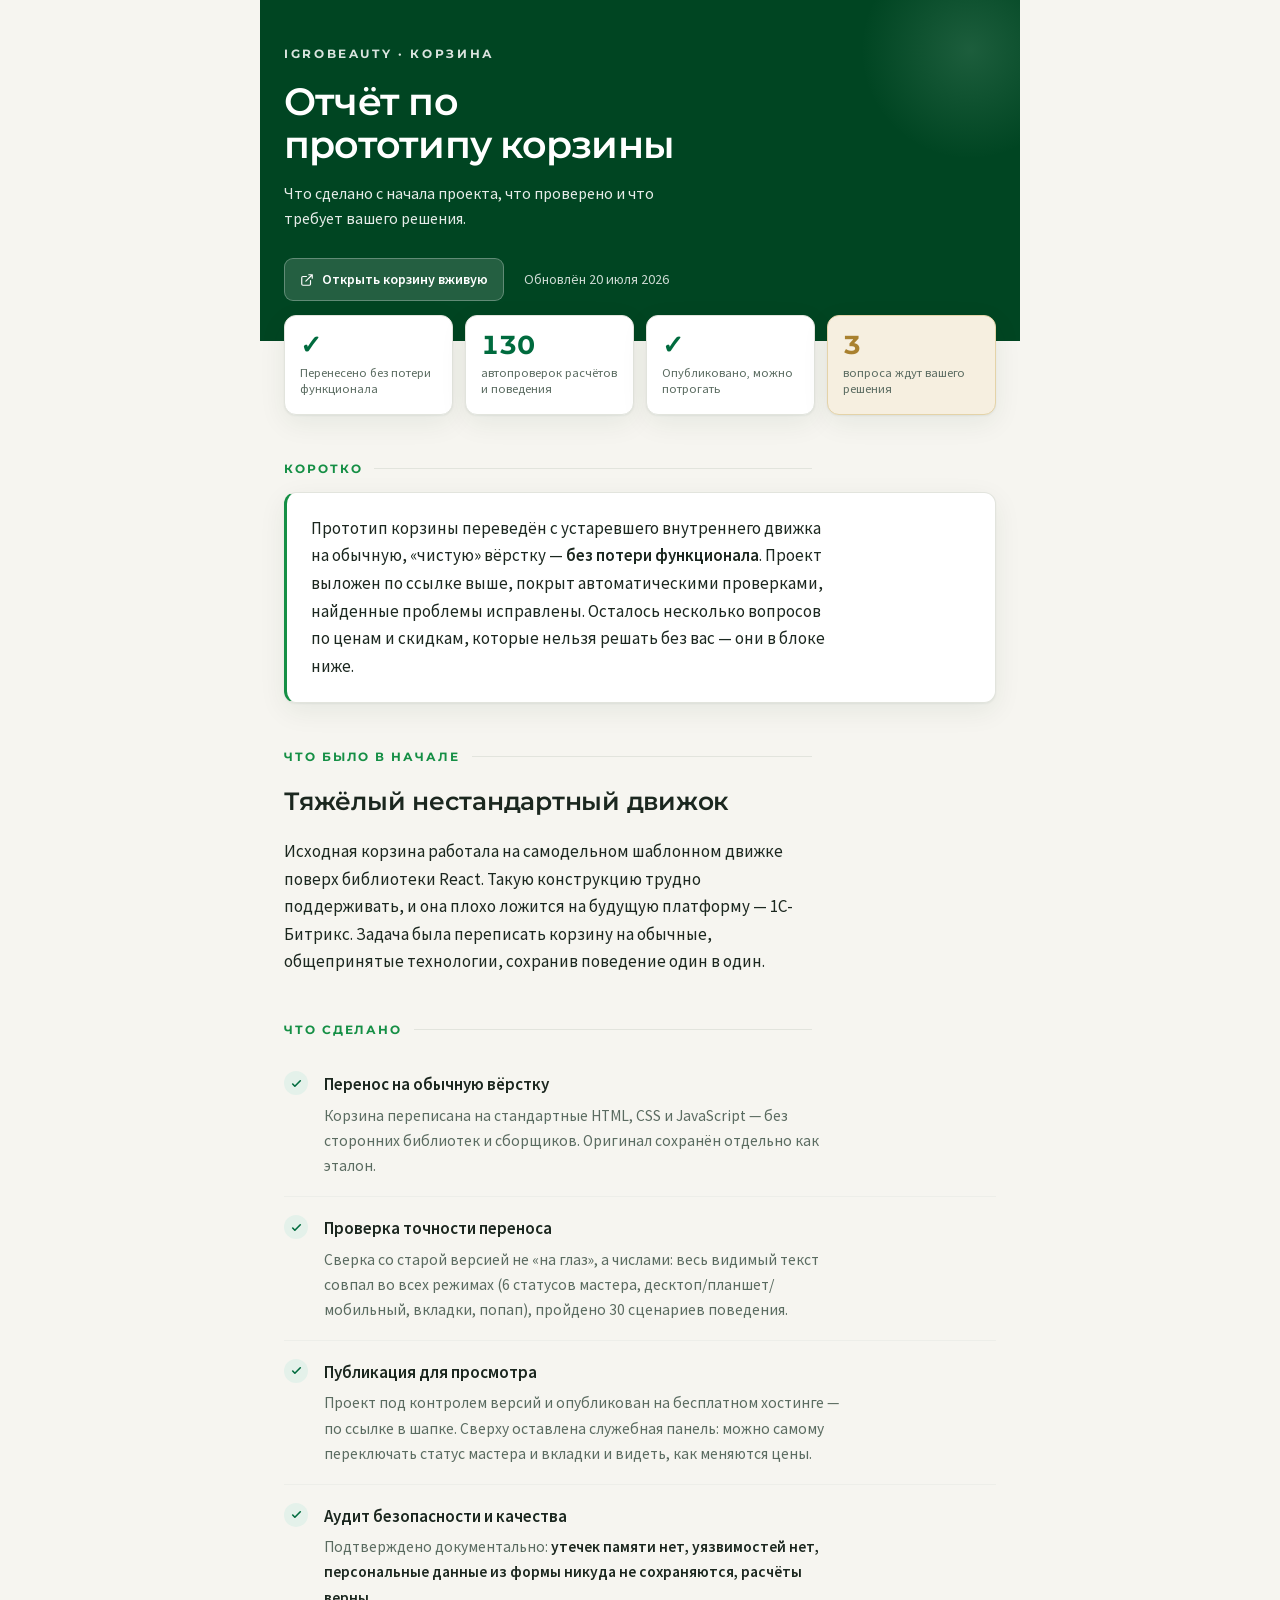
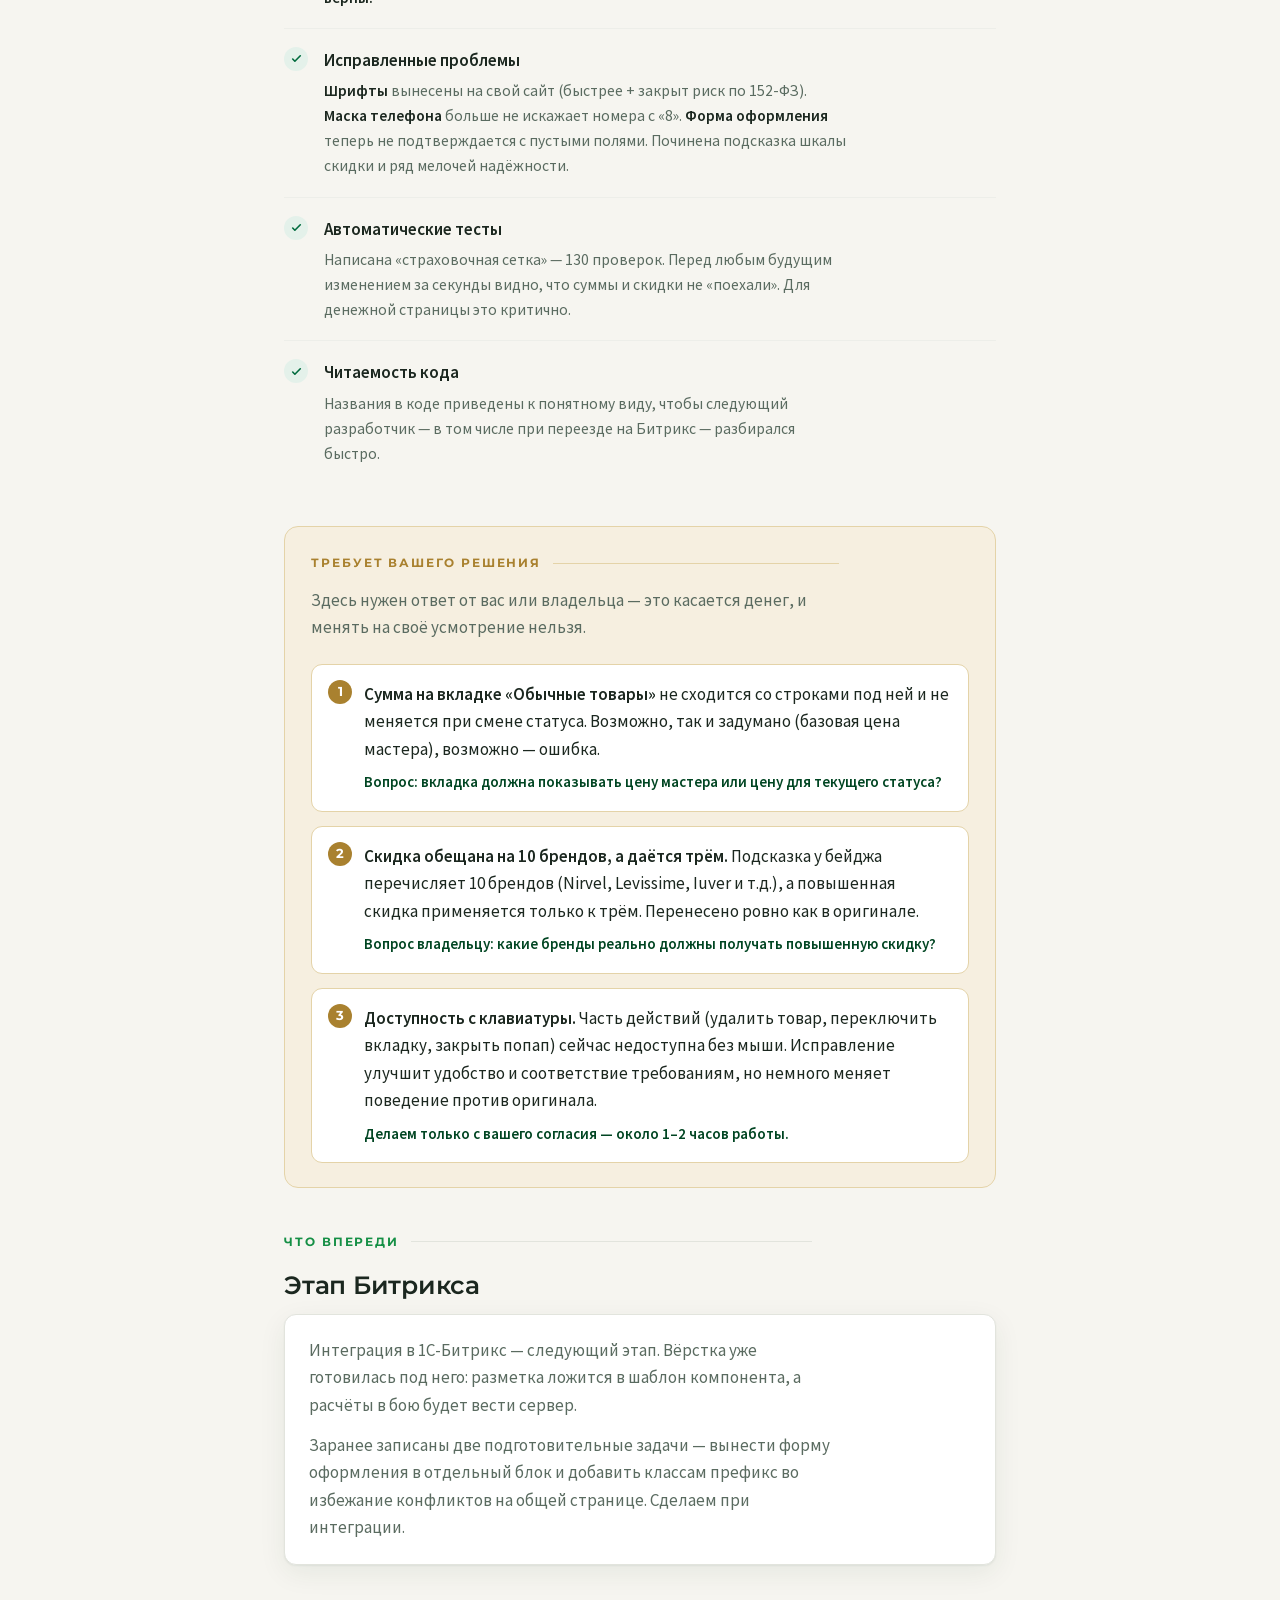
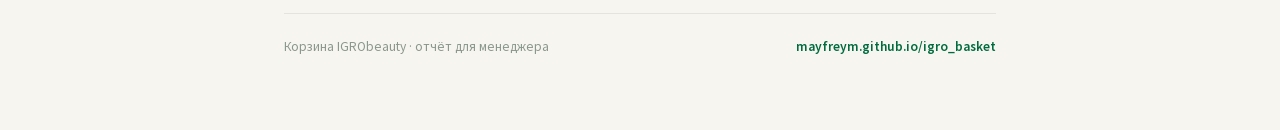
<file: report/index.html>
<!DOCTYPE html>
<html lang="ru">
<head>
<meta charset="utf-8">
<meta name="viewport" content="width=device-width, initial-scale=1">
<title>Корзина IGRObeauty — отчёт для менеджера</title>
<meta name="description" content="Что сделано по прототипу корзины IGRObeauty, что проверено и какие вопросы требуют решения.">
<meta property="og:title" content="Корзина IGRObeauty — отчёт">
<meta property="og:description" content="Что сделано, что проверено и три вопроса, требующих решения.">
<meta property="og:type" content="website">
</head>
<body>
<style>
/* Шрифты бренда IGRObeauty, встроены как data-URI (CDN в Artifact заблокирован). */
@font-face{font-family:'Montserrat';font-weight:400 800;font-style:normal;font-display:swap;src:url(../assets/fonts/montserrat-cyrillic.woff2) format('woff2');unicode-range:U+0301,U+0400-045F,U+0490-0491,U+04B0-04B1,U+2116;}
@font-face{font-family:'Montserrat';font-weight:400 800;font-style:normal;font-display:swap;src:url(../assets/fonts/montserrat-latin.woff2) format('woff2');unicode-range:U+0000-00FF,U+0131,U+0152-0153,U+02BB-02BC,U+02C6,U+02DA,U+02DC,U+0304,U+0308,U+0329,U+2000-206F,U+20AC,U+2122,U+2191,U+2193,U+2212,U+2215,U+FEFF,U+FFFD;}
@font-face{font-family:'Source Sans Pro';font-weight:400;font-style:normal;font-display:swap;src:url(../assets/fonts/source-sans-pro-400-cyrillic.woff2) format('woff2');unicode-range:U+0301,U+0400-045F,U+0490-0491,U+04B0-04B1,U+2116;}
@font-face{font-family:'Source Sans Pro';font-weight:400;font-style:normal;font-display:swap;src:url(../assets/fonts/source-sans-pro-400-latin.woff2) format('woff2');unicode-range:U+0000-00FF,U+0131,U+0152-0153,U+02BB-02BC,U+02C6,U+02DA,U+02DC,U+0304,U+0308,U+0329,U+2000-206F,U+20AC,U+2122,U+2191,U+2193,U+2212,U+2215,U+FEFF,U+FFFD;}
@font-face{font-family:'Source Sans Pro';font-weight:600;font-style:normal;font-display:swap;src:url(../assets/fonts/source-sans-pro-600-cyrillic.woff2) format('woff2');unicode-range:U+0301,U+0400-045F,U+0490-0491,U+04B0-04B1,U+2116;}
@font-face{font-family:'Source Sans Pro';font-weight:600;font-style:normal;font-display:swap;src:url(../assets/fonts/source-sans-pro-600-latin.woff2) format('woff2');unicode-range:U+0000-00FF,U+0131,U+0152-0153,U+02BB-02BC,U+02C6,U+02DA,U+02DC,U+0304,U+0308,U+0329,U+2000-206F,U+20AC,U+2122,U+2191,U+2193,U+2212,U+2215,U+FEFF,U+FFFD;}

:root{
  --brand:#004522; --accent:#158f45; --accent-deep:#006b3e;
  --mint:#b0dec5; --mint-soft:#e4f1ea;
  --gold:#a9812f; --gold-soft:#f6efe0; --gold-line:#e4d3a8;
  --canvas:#f6f5f0; --surface:#ffffff; --sunken:#eef0ec;
  --ink:#1b271f; --ink-soft:#5a6b60; --ink-faint:#8a978d;
  --line:#e2e4dd; --line-soft:#edeee9;
  --shadow:0 1px 2px rgba(20,50,35,.06),0 8px 28px rgba(20,50,35,.07);
  --font-head:'Montserrat','Helvetica Neue',Arial,sans-serif;
  --font-body:'Source Sans Pro','Helvetica Neue',Arial,sans-serif;
}
@media (prefers-color-scheme:dark){
  :root{
    --brand:#bfe6d0; --accent:#4cb878; --accent-deep:#3fae6a;
    --mint:#2b4636; --mint-soft:#183025;
    --gold:#d9b871; --gold-soft:#2a2418; --gold-line:#4a3f26;
    --canvas:#0e1712; --surface:#152019; --sunken:#0a120d;
    --ink:#e7efe9; --ink-soft:#a3b3a8; --ink-faint:#71837a;
    --line:#23312a; --line-soft:#1b271f;
    --shadow:0 1px 2px rgba(0,0,0,.3),0 10px 30px rgba(0,0,0,.35);
  }
}
:root[data-theme="light"]{
  --brand:#004522; --accent:#158f45; --accent-deep:#006b3e;
  --mint:#b0dec5; --mint-soft:#e4f1ea; --gold:#a9812f; --gold-soft:#f6efe0; --gold-line:#e4d3a8;
  --canvas:#f6f5f0; --surface:#ffffff; --sunken:#eef0ec;
  --ink:#1b271f; --ink-soft:#5a6b60; --ink-faint:#8a978d; --line:#e2e4dd; --line-soft:#edeee9;
  --shadow:0 1px 2px rgba(20,50,35,.06),0 8px 28px rgba(20,50,35,.07);
}
:root[data-theme="dark"]{
  --brand:#bfe6d0; --accent:#4cb878; --accent-deep:#3fae6a;
  --mint:#2b4636; --mint-soft:#183025; --gold:#d9b871; --gold-soft:#2a2418; --gold-line:#4a3f26;
  --canvas:#0e1712; --surface:#152019; --sunken:#0a120d;
  --ink:#e7efe9; --ink-soft:#a3b3a8; --ink-faint:#71837a; --line:#23312a; --line-soft:#1b271f;
  --shadow:0 1px 2px rgba(0,0,0,.3),0 10px 30px rgba(0,0,0,.35);
}

*{box-sizing:border-box;}
body{margin:0;background:var(--canvas);color:var(--ink);font-family:var(--font-body);font-size:17px;line-height:1.62;-webkit-font-smoothing:antialiased;text-rendering:optimizeLegibility;}
.wrap{max-width:760px;margin:0 auto;padding:0 24px 72px;}

/* ── Шапка ── */
/* Фирменная плашка — постоянная в обеих темах, как фирменный бланк. */
.masthead{background:#004522;color:#fff;margin:0 -24px 0;padding:44px 24px 40px;position:relative;overflow:hidden;}
.masthead::after{content:"";position:absolute;right:-60px;top:-60px;width:220px;height:220px;border-radius:50%;background:radial-gradient(circle,rgba(176,222,197,.16),transparent 70%);}
.wordmark{font-family:var(--font-head);font-weight:700;font-size:12px;letter-spacing:.22em;text-transform:uppercase;opacity:.85;margin:0 0 18px;}
.masthead h1{font-family:var(--font-head);font-weight:600;font-size:38px;line-height:1.12;letter-spacing:-.02em;text-wrap:balance;margin:0 0 14px;max-width:16ch;}
.sub{font-size:16px;opacity:.9;margin:0 0 26px;max-width:52ch;}
.meta{display:flex;flex-wrap:wrap;gap:10px 20px;align-items:center;font-size:14px;}
.livelink{display:inline-flex;align-items:center;gap:8px;background:rgba(255,255,255,.14);border:1px solid rgba(255,255,255,.28);color:inherit;text-decoration:none;font-weight:600;font-size:14px;padding:9px 15px;border-radius:9px;transition:background .18s ease;}
.livelink:hover{background:rgba(255,255,255,.24);}
.livelink:focus-visible{outline:2px solid #fff;outline-offset:2px;}
.stamp{opacity:.8;}

/* ── Сводка ── */
.glance{display:grid;grid-template-columns:repeat(4,1fr);gap:12px;margin:-26px 0 8px;position:relative;z-index:2;}
.tile{background:var(--surface);border:1px solid var(--line);border-radius:12px;padding:16px 15px;box-shadow:var(--shadow);}
.tile .n{font-family:var(--font-head);font-weight:700;font-size:26px;line-height:1;color:var(--brand);font-variant-numeric:tabular-nums;}
.tile .k{font-size:12.5px;color:var(--ink-soft);margin-top:7px;line-height:1.3;}
.tile.good .n{color:var(--accent-deep);}
.tile.ask{border-color:var(--gold-line);background:var(--gold-soft);}
.tile.ask .n{color:var(--gold);}

/* ── Секции ── */
section{margin-top:44px;}
.eyebrow{font-family:var(--font-head);font-weight:700;font-size:12px;letter-spacing:.16em;text-transform:uppercase;color:var(--accent);margin:0 0 14px;display:flex;align-items:center;gap:12px;}
.eyebrow::after{content:"";flex:1;height:1px;background:var(--line);}
h2.title{font-family:var(--font-head);font-weight:600;font-size:25px;letter-spacing:-.01em;color:var(--ink);margin:0 0 8px;text-wrap:balance;}
p.lead{color:var(--ink-soft);margin:0 0 22px;max-width:64ch;}
p{max-width:66ch;}
a{color:var(--accent-deep);}

.intro{background:var(--surface);border:1px solid var(--line);border-left:3px solid var(--accent);border-radius:12px;padding:22px 24px;box-shadow:var(--shadow);}
.intro p{margin:0;}

/* Список сделанного */
.done{list-style:none;padding:0;margin:0;display:flex;flex-direction:column;gap:2px;}
.done>li{display:grid;grid-template-columns:26px 1fr;gap:14px;padding:16px 0;border-top:1px solid var(--line-soft);}
.done>li:first-child{border-top:none;}
.check{width:24px;height:24px;border-radius:50%;background:var(--mint-soft);display:flex;align-items:center;justify-content:center;margin-top:2px;}
.check svg{width:13px;height:13px;stroke:var(--accent-deep);}
.done h3{font-family:var(--font-body);font-weight:600;font-size:17px;margin:2px 0 4px;color:var(--ink);}
.done p{margin:0;color:var(--ink-soft);font-size:15.5px;}

/* Блок решений */
.decisions{background:var(--gold-soft);border:1px solid var(--gold-line);border-radius:14px;padding:26px 26px 24px;}
.decisions .eyebrow{color:var(--gold);}
.decisions .eyebrow::after{background:var(--gold-line);}
.decisions>p.lead{color:var(--ink-soft);}
.ask-list{list-style:none;counter-reset:ask;padding:0;margin:14px 0 0;display:flex;flex-direction:column;gap:14px;}
.ask-list li{counter-increment:ask;background:var(--surface);border:1px solid var(--gold-line);border-radius:11px;padding:16px 18px 16px 52px;position:relative;}
.ask-list li::before{content:counter(ask);position:absolute;left:16px;top:15px;width:24px;height:24px;border-radius:50%;background:var(--gold);color:#fff;font-family:var(--font-head);font-weight:700;font-size:13px;display:flex;align-items:center;justify-content:center;}
:root[data-theme="dark"] .ask-list li::before{color:#2a2418;}
.ask-list b{color:var(--ink);}
.ask-list .q{display:block;margin-top:7px;font-weight:600;color:var(--brand);font-size:15px;}

.next{background:var(--surface);border:1px solid var(--line);border-radius:12px;padding:22px 24px;box-shadow:var(--shadow);}
.next p{margin:0;color:var(--ink-soft);}
.next p+p{margin-top:12px;}

footer{margin-top:48px;padding-top:22px;border-top:1px solid var(--line);color:var(--ink-faint);font-size:13.5px;display:flex;flex-wrap:wrap;justify-content:space-between;gap:10px;}
footer a{color:var(--accent-deep);text-decoration:none;font-weight:600;}

strong{color:var(--ink);font-weight:600;}

@media (max-width:620px){
  .glance{grid-template-columns:repeat(2,1fr);}
  .masthead h1{font-size:30px;}
  body{font-size:16px;}
}
@media (prefers-reduced-motion:reduce){*{transition:none!important;}}
</style>

<div class="wrap">

  <header class="masthead">
    <p class="wordmark">IGRObeauty · Корзина</p>
    <h1>Отчёт по прототипу корзины</h1>
    <p class="sub">Что сделано с начала проекта, что проверено и что требует вашего решения.</p>
    <div class="meta">
      <a class="livelink" href="https://mayfreym.github.io/igro_basket/" target="_blank" rel="noopener">
        <svg width="14" height="14" viewBox="0 0 24 24" fill="none"><path d="M10 14L21 3M21 3h-6M21 3v6M18 13v6a2 2 0 0 1-2 2H5a2 2 0 0 1-2-2V8a2 2 0 0 1 2-2h6" stroke="currentColor" stroke-width="2" stroke-linecap="round" stroke-linejoin="round"/></svg>
        Открыть корзину вживую
      </a>
      <span class="stamp">Обновлён 20 июля 2026</span>
    </div>
  </header>

  <div class="glance">
    <div class="tile good"><div class="n">✓</div><div class="k">Перенесено без потери функционала</div></div>
    <div class="tile good"><div class="n">130</div><div class="k">автопроверок расчётов и поведения</div></div>
    <div class="tile good"><div class="n">✓</div><div class="k">Опубликовано, можно потрогать</div></div>
    <div class="tile ask"><div class="n">3</div><div class="k">вопроса ждут вашего решения</div></div>
  </div>

  <section>
    <p class="eyebrow">Коротко</p>
    <div class="intro">
      <p>Прототип корзины переведён с устаревшего внутреннего движка на обычную, «чистую» вёрстку — <strong>без потери функционала</strong>. Проект выложен по ссылке выше, покрыт автоматическими проверками, найденные проблемы исправлены. Осталось несколько вопросов по ценам и скидкам, которые нельзя решать без вас — они в блоке ниже.</p>
    </div>
  </section>

  <section>
    <p class="eyebrow">Что было в начале</p>
    <h2 class="title">Тяжёлый нестандартный движок</h2>
    <p>Исходная корзина работала на самодельном шаблонном движке поверх библиотеки React. Такую конструкцию трудно поддерживать, и она плохо ложится на будущую платформу — 1С-Битрикс. Задача была переписать корзину на обычные, общепринятые технологии, сохранив поведение один в один.</p>
  </section>

  <section>
    <p class="eyebrow">Что сделано</p>
    <ul class="done">
      <li>
        <span class="check"><svg viewBox="0 0 24 24" fill="none"><path d="M5 13l4 4L19 7" stroke-width="3" stroke-linecap="round" stroke-linejoin="round"/></svg></span>
        <div><h3>Перенос на обычную вёрстку</h3><p>Корзина переписана на стандартные HTML, CSS и JavaScript — без сторонних библиотек и сборщиков. Оригинал сохранён отдельно как эталон.</p></div>
      </li>
      <li>
        <span class="check"><svg viewBox="0 0 24 24" fill="none"><path d="M5 13l4 4L19 7" stroke-width="3" stroke-linecap="round" stroke-linejoin="round"/></svg></span>
        <div><h3>Проверка точности переноса</h3><p>Сверка со старой версией не «на глаз», а числами: весь видимый текст совпал во всех режимах (6 статусов мастера, десктоп/планшет/мобильный, вкладки, попап), пройдено 30 сценариев поведения.</p></div>
      </li>
      <li>
        <span class="check"><svg viewBox="0 0 24 24" fill="none"><path d="M5 13l4 4L19 7" stroke-width="3" stroke-linecap="round" stroke-linejoin="round"/></svg></span>
        <div><h3>Публикация для просмотра</h3><p>Проект под контролем версий и опубликован на бесплатном хостинге — по ссылке в шапке. Сверху оставлена служебная панель: можно самому переключать статус мастера и вкладки и видеть, как меняются цены.</p></div>
      </li>
      <li>
        <span class="check"><svg viewBox="0 0 24 24" fill="none"><path d="M5 13l4 4L19 7" stroke-width="3" stroke-linecap="round" stroke-linejoin="round"/></svg></span>
        <div><h3>Аудит безопасности и качества</h3><p>Подтверждено документально: <strong>утечек памяти нет, уязвимостей нет, персональные данные из формы никуда не сохраняются, расчёты верны.</strong></p></div>
      </li>
      <li>
        <span class="check"><svg viewBox="0 0 24 24" fill="none"><path d="M5 13l4 4L19 7" stroke-width="3" stroke-linecap="round" stroke-linejoin="round"/></svg></span>
        <div><h3>Исправленные проблемы</h3><p><strong>Шрифты</strong> вынесены на свой сайт (быстрее + закрыт риск по 152-ФЗ). <strong>Маска телефона</strong> больше не искажает номера с «8». <strong>Форма оформления</strong> теперь не подтверждается с пустыми полями. Починена подсказка шкалы скидки и ряд мелочей надёжности.</p></div>
      </li>
      <li>
        <span class="check"><svg viewBox="0 0 24 24" fill="none"><path d="M5 13l4 4L19 7" stroke-width="3" stroke-linecap="round" stroke-linejoin="round"/></svg></span>
        <div><h3>Автоматические тесты</h3><p>Написана «страховочная сетка» — 130 проверок. Перед любым будущим изменением за секунды видно, что суммы и скидки не «поехали». Для денежной страницы это критично.</p></div>
      </li>
      <li>
        <span class="check"><svg viewBox="0 0 24 24" fill="none"><path d="M5 13l4 4L19 7" stroke-width="3" stroke-linecap="round" stroke-linejoin="round"/></svg></span>
        <div><h3>Читаемость кода</h3><p>Названия в коде приведены к понятному виду, чтобы следующий разработчик — в том числе при переезде на Битрикс — разбирался быстро.</p></div>
      </li>
    </ul>
  </section>

  <section class="decisions">
    <p class="eyebrow">Требует вашего решения</p>
    <p class="lead">Здесь нужен ответ от вас или владельца — это касается денег, и менять на своё усмотрение нельзя.</p>
    <ol class="ask-list">
      <li>
        <b>Сумма на вкладке «Обычные товары»</b> не сходится со строками под ней и не меняется при смене статуса. Возможно, так и задумано (базовая цена мастера), возможно — ошибка.
        <span class="q">Вопрос: вкладка должна показывать цену мастера или цену для текущего статуса?</span>
      </li>
      <li>
        <b>Скидка обещана на 10 брендов, а даётся трём.</b> Подсказка у бейджа перечисляет 10 брендов (Nirvel, Levissime, Iuver и т.д.), а повышенная скидка применяется только к трём. Перенесено ровно как в оригинале.
        <span class="q">Вопрос владельцу: какие бренды реально должны получать повышенную скидку?</span>
      </li>
      <li>
        <b>Доступность с клавиатуры.</b> Часть действий (удалить товар, переключить вкладку, закрыть попап) сейчас недоступна без мыши. Исправление улучшит удобство и соответствие требованиям, но немного меняет поведение против оригинала.
        <span class="q">Делаем только с вашего согласия — около 1–2 часов работы.</span>
      </li>
    </ol>
  </section>

  <section>
    <p class="eyebrow">Что впереди</p>
    <h2 class="title">Этап Битрикса</h2>
    <div class="next">
      <p>Интеграция в 1С-Битрикс — следующий этап. Вёрстка уже готовилась под него: разметка ложится в шаблон компонента, а расчёты в бою будет вести сервер.</p>
      <p>Заранее записаны две подготовительные задачи — вынести форму оформления в отдельный блок и добавить классам префикс во избежание конфликтов на общей странице. Сделаем при интеграции.</p>
    </div>
  </section>

  <footer>
    <span>Корзина IGRObeauty · отчёт для менеджера</span>
    <a href="https://mayfreym.github.io/igro_basket/" target="_blank" rel="noopener">mayfreym.github.io/igro_basket</a>
  </footer>

</div>

</body>
</html>
</file>
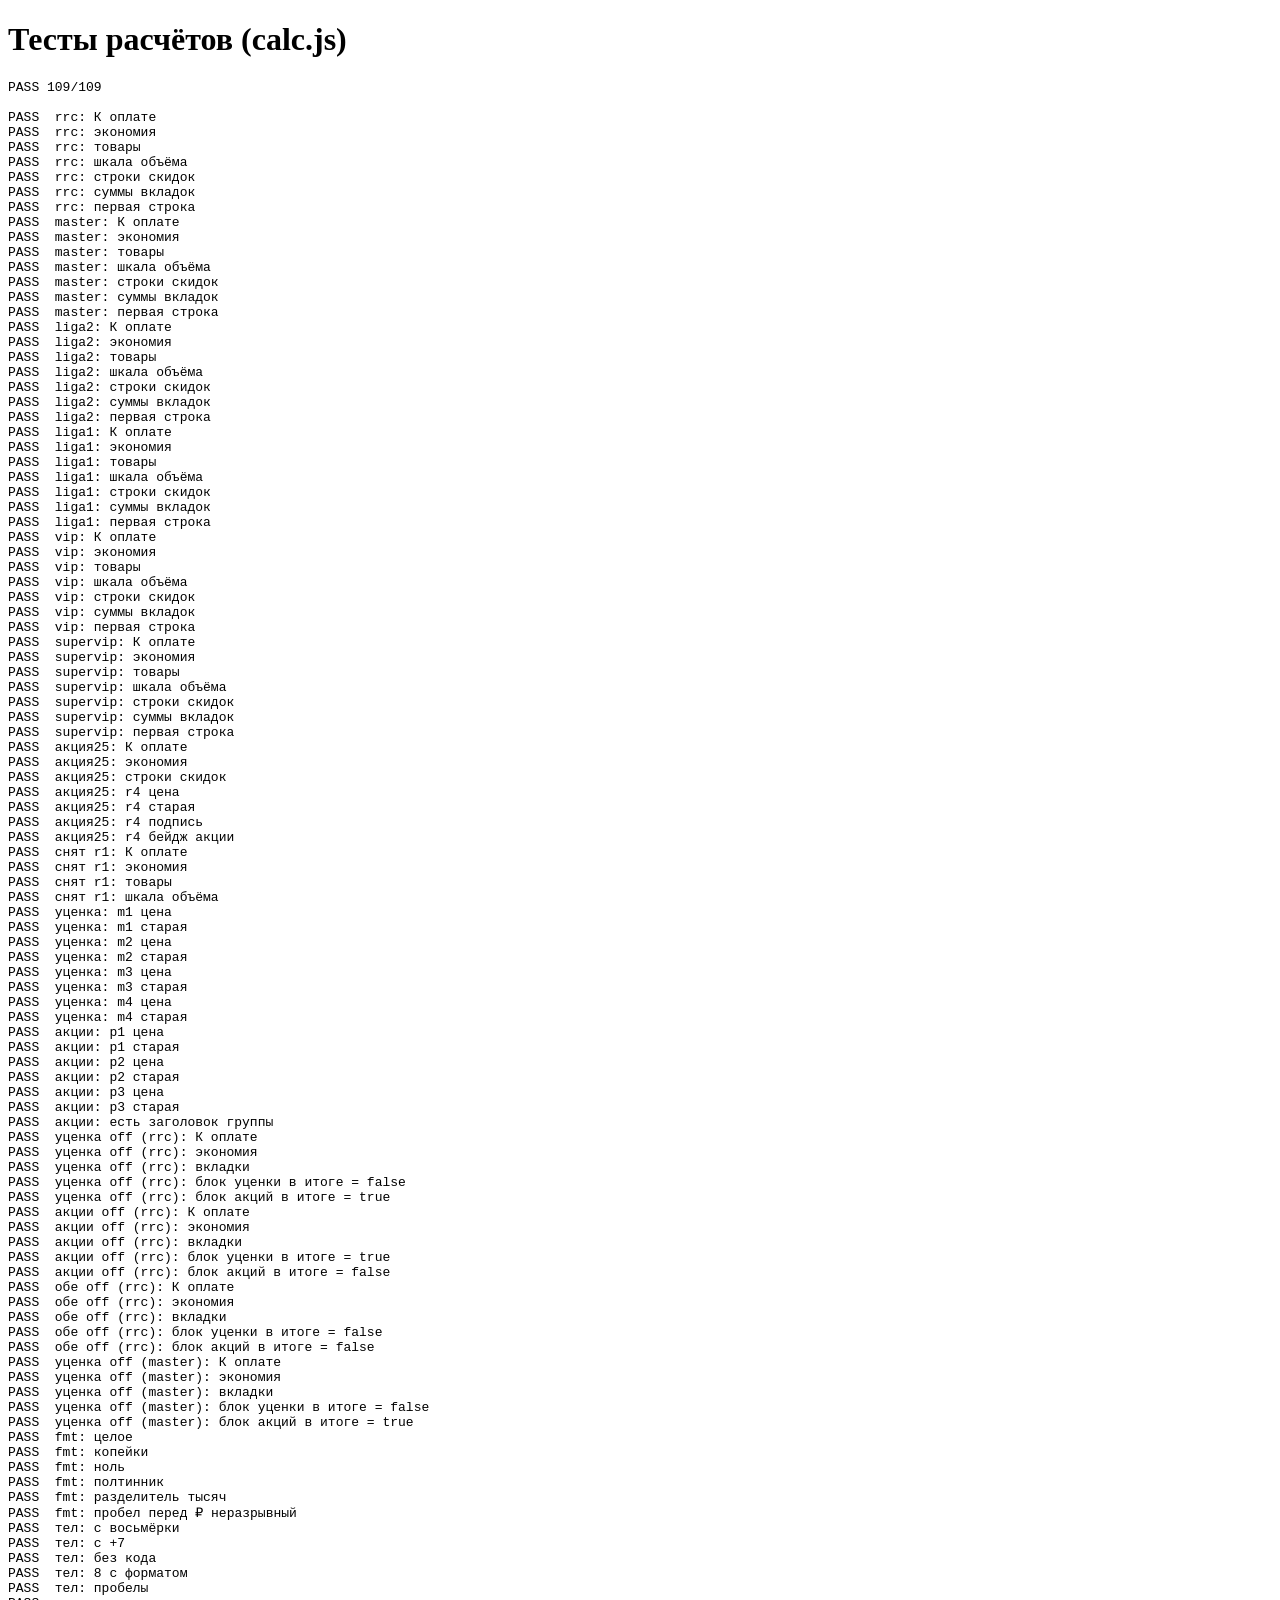
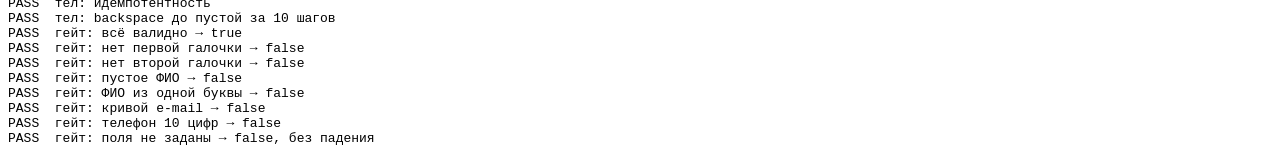
<file: tests/calc.test.html>
<!doctype html>
<html lang="ru">
<head>
  <meta charset="utf-8">
  <title>calc: running</title>
</head>
<body>
  <h1>Тесты расчётов (calc.js)</h1>
  <pre id="out">запуск…</pre>
  <!-- Порядок как в проде: data.js кладёт window.Cart.data, calc.js читает его. -->
  <script src="../js/data.js"></script>
  <script src="../js/calc.js"></script>
  <script src="./calc.scenarios.js"></script>
</body>
</html>
</file>
<file: styles.css>
/* ==========================================================================
   IGRObeauty Design System v4 — tokens + utility classes for the cart page.
   Montserrat = headings/display. Source Sans Pro = body + all UI.
   ========================================================================== */
/* Шрифты хостятся локально из assets/fonts/, а не тянутся с Google. Так IP
   посетителя не уходит в Google (152-ФЗ) и рвётся цепочка загрузки
   HTML->CSS->CSS Google->woff2. Субсеты cyrillic+latin, unicode-range взят из
   ответа Google — файл субсета грузится только под свой текст.
   Montserrat вариативный: один файл на субсет покрывает 400-800. */
@font-face {
  font-family: 'Montserrat'; font-style: normal; font-weight: 400 800; font-display: swap;
  src: url('assets/fonts/montserrat-cyrillic.woff2') format('woff2');
  unicode-range: U+0301, U+0400-045F, U+0490-0491, U+04B0-04B1, U+2116;
}
@font-face {
  font-family: 'Montserrat'; font-style: normal; font-weight: 400 800; font-display: swap;
  src: url('assets/fonts/montserrat-latin.woff2') format('woff2');
  unicode-range: U+0000-00FF, U+0131, U+0152-0153, U+02BB-02BC, U+02C6, U+02DA, U+02DC, U+0304, U+0308, U+0329, U+2000-206F, U+20AC, U+2122, U+2191, U+2193, U+2212, U+2215, U+FEFF, U+FFFD;
}
@font-face {
  font-family: 'Source Sans Pro'; font-style: normal; font-weight: 400; font-display: swap;
  src: url('assets/fonts/source-sans-pro-400-cyrillic.woff2') format('woff2');
  unicode-range: U+0301, U+0400-045F, U+0490-0491, U+04B0-04B1, U+2116;
}
@font-face {
  font-family: 'Source Sans Pro'; font-style: normal; font-weight: 400; font-display: swap;
  src: url('assets/fonts/source-sans-pro-400-latin.woff2') format('woff2');
  unicode-range: U+0000-00FF, U+0131, U+0152-0153, U+02BB-02BC, U+02C6, U+02DA, U+02DC, U+0304, U+0308, U+0329, U+2000-206F, U+20AC, U+2122, U+2191, U+2193, U+2212, U+2215, U+FEFF, U+FFFD;
}
@font-face {
  font-family: 'Source Sans Pro'; font-style: normal; font-weight: 600; font-display: swap;
  src: url('assets/fonts/source-sans-pro-600-cyrillic.woff2') format('woff2');
  unicode-range: U+0301, U+0400-045F, U+0490-0491, U+04B0-04B1, U+2116;
}
@font-face {
  font-family: 'Source Sans Pro'; font-style: normal; font-weight: 600; font-display: swap;
  src: url('assets/fonts/source-sans-pro-600-latin.woff2') format('woff2');
  unicode-range: U+0000-00FF, U+0131, U+0152-0153, U+02BB-02BC, U+02C6, U+02DA, U+02DC, U+0304, U+0308, U+0329, U+2000-206F, U+20AC, U+2122, U+2191, U+2193, U+2212, U+2215, U+FEFF, U+FFFD;
}
@font-face {
  font-family: 'Source Sans Pro'; font-style: normal; font-weight: 700; font-display: swap;
  src: url('assets/fonts/source-sans-pro-700-cyrillic.woff2') format('woff2');
  unicode-range: U+0301, U+0400-045F, U+0490-0491, U+04B0-04B1, U+2116;
}
@font-face {
  font-family: 'Source Sans Pro'; font-style: normal; font-weight: 700; font-display: swap;
  src: url('assets/fonts/source-sans-pro-700-latin.woff2') format('woff2');
  unicode-range: U+0000-00FF, U+0131, U+0152-0153, U+02BB-02BC, U+02C6, U+02DA, U+02DC, U+0304, U+0308, U+0329, U+2000-206F, U+20AC, U+2122, U+2191, U+2193, U+2212, U+2215, U+FEFF, U+FFFD;
}

:root {
  /* --- Brand greens (four-tier system) --- */
  --green-house:     #1a3328; /* dark bands, footer, dark surfaces */
  --green-primary:   #004522; /* IGRO Green — headings, brand */
  --green-uplift:    #006b3e; /* success, secondary dark moments */
  --green-accent:    #158f45; /* primary CTAs, the action shade */
  --green-light:     #b0dec5; /* IGRO Mint — pale wash, light utility surfaces */
  --green-sage:      #8faf9b; /* dusty muted green, Rewards-surface text only */
  --green-rewards:   var(--green-sage);

  /* --- Gold (Rewards ceremony ONLY) --- */
  --gold:            #cba258;
  --gold-light:      #dfc49d;
  --gold-lightest:   #faf6ee;

  /* --- Surfaces & canvas --- */
  --canvas:          #ffffff;
  --canvas-warm:     #f2f0eb;
  --ceramic:         #edebe9;
  --surface-soft:    #f9f9f9;
  --black:           #000000;

  /* --- Ink / text --- */
  --ink:             #212121;
  --ink-soft:        #6b6b6b;
  --ink-faint:       rgba(33, 33, 33, 0.38);
  --on-dark:         #ffffff;
  --on-dark-soft:    rgba(255, 255, 255, 0.70);

  /* --- Lines / borders --- */
  --hairline:        #d6dbde;
  --hairline-faint:  #e7e7e7;

  /* --- Semantic states --- */
  --error:           #c82014;
  --error-tint:      #f0e6e0;
  --warning:         #f7b529;
  --success:         var(--green-uplift);
  --success-tint:    #e8eee8;
  --info:            #2d747e;

  /* --- Semantic aliases --- */
  --brand:               var(--green-primary);
  --action:              var(--green-accent);
  --action-hover:        var(--green-primary);
  --band-dark:           var(--green-house);

  --text-heading:        var(--green-primary);
  --text-title:          var(--ink);
  --text-body:           var(--ink);
  --text-muted:          var(--ink-soft);
  --text-on-dark:        var(--on-dark);
  --text-on-dark-muted:  var(--on-dark-soft);
  --text-link:           var(--green-accent);

  --surface-page:        var(--canvas-warm);
  --surface-card:        var(--canvas);
  --surface-sunken:      var(--ceramic);
  --surface-menu:        var(--surface-soft);
  --surface-reward:      var(--gold-lightest);

  --border-default:      var(--hairline);
  --border-strong:       var(--ink);
  --border-focus:        var(--green-accent);
}

:root {
  /* --- Typography --- */
  --font-heading: "Montserrat", "Helvetica Neue", Helvetica, Arial, sans-serif;
  --font-body:    "Source Sans Pro", "Helvetica Neue", Helvetica, Arial, sans-serif;
  --font-ui:      var(--font-body);

  --weight-regular:  400;
  --weight-medium:   500;
  --weight-semibold: 600;
  --weight-bold:     700;

  --text-display:    80px;
  --text-jumbo:      58px;
  --text-hero:       45px;
  --text-h1:         24px;
  --text-h2:         24px;
  --text-body-lg:    19px;
  --text-body:       16px;
  --text-body-sm:    14px;
  --text-micro:      13px;

  --leading-compact: 1.2;
  --leading-normal:  1.5;
  --leading-relaxed: 1.75;

  --tracking-tight:  -0.16px;
  --tracking-normal: -0.01em;
  --tracking-loose:  0.1em;
  --tracking-looser: 0.15em;
  --tracking-label:  0.325px;
}

:root {
  /* --- Spacing --- */
  --space-1: 4px;
  --space-2: 8px;
  --space-3: 16px;
  --space-4: 24px;
  --space-5: 32px;
  --space-6: 40px;
  --space-7: 48px;
  --space-8: 56px;
  --space-9: 64px;

  --gutter:        var(--space-3);
  --gutter-md:     var(--space-4);
  --gutter-lg:     var(--space-6);

  --container-sm:  343px;
  --container-md:  500px;
  --container-lg:  720px;
  --container-xl:  1440px;
}

:root {
  /* --- Radius: 8px controls, 12px cards, full pill chips, 4px checkbox --- */
  --radius-none: 0px;
  --radius-xs:   4px;
  --radius-sm:   8px;
  --radius-md:   12px;
  --radius-full: 9999px;

  /* --- Elevation (layered low-alpha shadows) --- */
  --shadow-card: 0px 0px 0.5px 0px rgba(0,0,0,0.14), 0px 1px 1px 0px rgba(0,0,0,0.24);
  --shadow-nav:  0 1px 3px rgba(0,0,0,0.10), 0 2px 2px rgba(0,0,0,0.06), 0 0 2px rgba(0,0,0,0.07);
  --shadow-float-base:    0 0 6px rgba(0,0,0,0.24);
  --shadow-float-ambient: 0 8px 12px rgba(0,0,0,0.14);
  --shadow-float: var(--shadow-float-base), var(--shadow-float-ambient);
  --shadow-pop:  0 2px 6px rgba(0,0,0,0.12), 0 8px 24px rgba(0,0,0,0.16);

  /* --- Motion --- */
  --press-scale: 0.98;
  --ease-standard: cubic-bezier(0.25, 0.46, 0.45, 0.94);
  --ease-spring:   cubic-bezier(0.32, 2.32, 0.61, 0.27);
  --duration-fast: 0.2s;
  --duration-base: 0.3s;
}

.igro-root,
body.igro {
  margin: 0;
  background: var(--surface-page);
  color: var(--text-body);
  font-family: var(--font-body);
  font-size: var(--text-body);
  line-height: var(--leading-normal);
  letter-spacing: var(--tracking-normal);
  -webkit-font-smoothing: antialiased;
  text-rendering: optimizeLegibility;
}

.igro-display { font-family: var(--font-heading); font-weight: var(--weight-semibold); font-size: var(--text-display); line-height: var(--leading-compact); letter-spacing: var(--tracking-tight); }
.igro-hero    { font-family: var(--font-heading); font-weight: var(--weight-semibold); font-size: var(--text-hero);    line-height: var(--leading-compact); letter-spacing: var(--tracking-tight); }
.igro-h1      { font-family: var(--font-heading); font-weight: var(--weight-semibold); font-size: var(--text-h1); line-height: 1.5; letter-spacing: var(--tracking-tight); color: var(--text-heading); margin: 0; }
.igro-h2      { font-family: var(--font-heading); font-weight: var(--weight-regular);  font-size: var(--text-h2); line-height: 1.5; letter-spacing: var(--tracking-tight); color: var(--text-title); margin: 0; }

*, *::before, *::after { box-sizing: border-box; }
body { margin: 0; background: var(--canvas-warm); }
img { display: block; }
/* Скрытие через атрибут hidden — иначе display:flex у блока его перебьёт. */
[hidden] { display: none !important; }

/* --- Компоненты, перенесённые из _ds_bundle.js: Alert (info) и Button (primary, lg) --- */
.ds-alert-info { display:flex;align-items:center;gap:12px;background:var(--canvas);border-left:3px solid #158F45;border-radius:var(--radius-sm);box-shadow:0 1px 3px rgba(0,0,0,0.24), 0 2px 14px rgba(21,143,69,0.16);padding:14px 16px; }
.ds-alert-icon { flex:none;color:var(--green-house); }
.ds-alert-body { flex:1;font-family:var(--font-ui);font-size:var(--text-body-sm);color:var(--text-muted);line-height:1.45; }
.ds-btn-primary-lg { display:inline-flex;align-items:center;justify-content:center;gap:var(--space-2);width:100%;padding:14px 32px;font-family:var(--font-ui);font-weight:var(--weight-semibold);font-size:var(--text-body);letter-spacing:var(--tracking-normal);line-height:var(--leading-compact);background:var(--green-uplift);color:var(--on-dark);border:1px solid var(--green-uplift);border-radius:var(--radius-sm);cursor:pointer;transform:scale(1);box-shadow:none;transition:transform var(--duration-fast) ease,background var(--duration-fast) ease,border-color var(--duration-fast) ease,box-shadow var(--duration-fast) ease;-webkit-tap-highlight-color:transparent; }
.ds-btn-primary-lg:hover { background:var(--green-accent);border-color:var(--green-accent);box-shadow:0 4px 8px 0 rgba(51,161,104,0.35); }
.ds-btn-primary-lg:active { transform:scale(var(--press-scale)); }

/* --- Инпуты попапа оформления заказа --- */
.co-input::placeholder { color:var(--ink-faint); }
.co-input:focus { border-color:#00754A !important; box-shadow:0 0 0 3px #F1F8F5 !important; }
.co-noreg-btn:not(:disabled):hover { background:rgba(21,143,69,0.2) !important; color:#158F45 !important; border-color:#158F45 !important; }
.co-noreg-btn:not(:disabled):active { transform:scale(0.98); }
.co-confirm-btn:not(:disabled):hover { background:var(--green-primary) !important; border-color:var(--green-primary) !important; box-shadow:0 4px 8px 0 rgba(51,161,104,0.25); }
.co-confirm-btn:not(:disabled):active { transform:scale(0.98); }
.co-modal-close:hover { background:#edebe9 !important; }
.co-modal-close:active { transform:scale(0.92); }
.co-alert-close { flex:none;align-self:center;width:30px;height:30px;display:inline-flex;align-items:center;justify-content:center;margin-left:auto;border:none;background:transparent;border-radius:var(--radius-sm);color:var(--ink-soft);cursor:pointer;transition:background 0.15s ease,transform 0.12s ease; }
.co-alert-close:hover { background:#edebe9; }
.co-alert-close:active { transform:scale(0.92); }

/* --- Cart page utility classes --- */
.dev-bar { display:flex;align-items:center;gap:14px;flex-wrap:wrap;margin-bottom:14px; }
.dev-bar-group { display:flex;align-items:center;gap:8px; }
.dev-label { font-size:var(--text-micro);font-weight:var(--weight-bold);letter-spacing:0.4px;text-transform:uppercase;color:var(--ink-soft); }
.breadcrumbs { display:flex;align-items:center;gap:8px;font-size:var(--text-body-sm);color:var(--ink-soft);margin-bottom:18px; }
.breadcrumb-link { cursor:pointer; }
.breadcrumb-sep { color:var(--ink-faint); }
.breadcrumb-current { color:var(--ink);font-weight:var(--weight-semibold); }
.cart-head { display:flex;align-items:flex-end;justify-content:space-between;gap:16px;margin-bottom:24px; }
.cart-head-count { font-size:var(--text-body-sm);color:var(--ink-soft);padding-bottom:6px;white-space:nowrap; }
.cart-head-count-num { color:var(--ink);font-weight:var(--weight-bold); }
.status-header-label { font-size:var(--text-micro);font-weight:var(--weight-bold);letter-spacing:var(--tracking-looser);text-transform:uppercase;color:var(--on-dark-soft);flex:none; }
.u-style-12 { font-family:var(--font-heading);font-weight:800;font-size:22px;line-height:1;color:var(--gold);letter-spacing:0.02em; }
.u-style-13 { display:inline-flex;align-items:center;white-space:nowrap;font-size:var(--text-micro);font-weight:var(--weight-bold);letter-spacing:0.3px;text-transform:uppercase;color:var(--on-dark);border:1px solid var(--gold);border-radius:var(--radius-full);padding:5px 13px; }
.info-alert-wrap { margin-bottom:28px; }
.cart-main { display:flex;flex-direction:column;gap:24px;min-width:0; }
.u-style-16 { background:var(--surface-card);border-radius:var(--radius-md);box-shadow:var(--shadow-card);overflow:hidden; }
.u-style-17 { display:flex;gap:8px;background:var(--canvas-warm);border-bottom:1px solid var(--hairline-faint);position:relative; }
.hidden-check { position:absolute;opacity:0;width:0;height:0; }
.u-style-19 { font-weight:var(--weight-bold);font-size:13px;color:var(--ink); }
.u-style-20 { font-family:var(--font-heading);font-weight:var(--weight-bold);font-size:13px;color:var(--ink);white-space:nowrap; }
.volume-bar { padding:14px 16px;border-bottom:1px solid var(--hairline-faint); }
.volume-head { display:flex;align-items:center;gap:6px; }
.volume-title { font-size:14px;font-weight:var(--weight-bold);color:var(--ink);white-space:nowrap; }
.volume-info-icon { color:var(--ink-soft);flex:none;cursor:help; }
.volume-status { font-size:14px;color:var(--ink-soft);white-space:nowrap; }
.promo-group-title { font-family:var(--font-heading);font-weight:var(--weight-bold);font-size:14px;color:var(--ink-soft);letter-spacing:var(--tracking-loose);text-transform:uppercase; }
.old-price { font-size:14px;color:var(--ink-faint);text-decoration:line-through; }
.qty-stepper { display:inline-flex;align-items:center;gap:0; }
.row-remove-pos { position:absolute;top:14px;right:14px;z-index:2; }
.remove-btn { width:32px;height:32px;display:flex;align-items:center;justify-content:center;background:transparent;border-radius:var(--radius-sm);cursor:pointer;transition:background 0.15s ease,transform 0.12s ease; }
.remove-icon { color:var(--ink); }
.group-empty { padding:48px 24px;text-align:center;color:var(--ink-soft);font-size:var(--text-body-sm); }
.u-style-33 { display:flex;flex-direction:column;gap:8px;min-width:0;flex:1; }
.u-style-34 { display:flex;align-items:center;gap:10px;min-width:0; }
.u-style-35 { display:inline-flex;align-items:center;justify-content:center;flex:none;width:40px;height:40px;border-radius:var(--radius-sm);background:var(--success-tint);color:var(--green-primary); }
.u-style-36 { font-weight:700;color:var(--ink); }
.u-style-37 { display:flex;justify-content:space-between;align-items:baseline;gap:8px;margin-bottom:7px; }
.u-style-38 { font-size:var(--text-micro);font-weight:var(--weight-bold);letter-spacing:var(--tracking-looser);text-transform:uppercase;color:var(--ink-soft); }
.u-style-39 { font-size:var(--text-body-sm);font-weight:var(--weight-semibold);color:var(--ink); }
.u-style-40 { height:8px;border-radius:var(--radius-full);background:var(--ceramic);overflow:hidden; }
.u-style-41 { flex:1;min-width:0;display:flex;flex-direction:column;gap:1px; }
.u-style-42 { font-family:var(--font-heading);font-weight:var(--weight-semibold);font-size:14px;letter-spacing:var(--tracking-tight);color:var(--ink); }
.summary-card { background:var(--surface-card);border-radius:var(--radius-xs);box-shadow:var(--shadow-card);padding:26px; }
.summary-title { font-family:var(--font-heading);font-weight:var(--weight-bold);font-size:var(--text-micro);letter-spacing:var(--tracking-looser);text-transform:uppercase;color:var(--green-primary);margin:0 0 20px; }
.summary-body { display:flex;flex-direction:column;gap:18px; }
.summary-group { display:flex;flex-direction:column;gap:7px; }
.summary-row { display:flex;justify-content:space-between;gap:12px;font-size:var(--text-body-sm); }
.summary-label { color:var(--ink-soft); }
.summary-value { font-weight:var(--weight-semibold);color:var(--ink); }
.summary-value-disc { font-weight:var(--weight-semibold);color:var(--green-accent); }
.summary-sep-thin { height:1px;background:var(--hairline-faint); }
.summary-sep { height:1px;background:var(--hairline);margin:20px 0; }
.summary-total-row { display:flex;align-items:baseline;justify-content:space-between;gap:12px;margin-bottom:8px; }
.summary-total-label { font-family:var(--font-heading);font-weight:var(--weight-bold);font-size:15px;color:var(--ink); }
.summary-total { font-family:var(--font-heading);font-weight:var(--weight-bold);font-size:26px;line-height:1;color:var(--green-primary);letter-spacing:var(--tracking-tight);white-space:nowrap; }
.savings-banner { display:flex;align-items:center;justify-content:space-between;gap:12px;background:var(--gold-lightest);border:1px solid var(--gold-light);border-radius:var(--radius-sm);padding:9px 13px;margin-bottom:20px; }
.savings-label { font-size:var(--text-body-sm);color:var(--ink-soft); }
.savings-amount { font-family:var(--font-heading);font-weight:var(--weight-bold);font-size:14px;color:var(--gold);white-space:nowrap; }
.btn-label { display:inline-flex;align-items:center;justify-content:center;gap:9px; }
.u-style-60 { flex:none; }
.u-style-61 { background:var(--green-light);border-radius:var(--radius-md);padding:18px 20px; }
.u-style-62 { display:flex;align-items:flex-start;gap:10px; }
.u-style-63 { flex:none;margin-top:1px;color:var(--green-primary); }
.u-style-64 { display:flex;flex-direction:column;gap:6px; }
.u-style-65 { font-size:var(--text-body-sm);font-weight:var(--weight-semibold);color:var(--green-primary);line-height:1.4; }
.u-style-66 { font-size:var(--text-micro);color:var(--green-house); }

/* ==========================================================================
   Разметка корзины.
   База — десктоп (1280+), медиазапросы сужают до планшета (768–1279)
   и мобильного (до 767).
   ========================================================================== */

/* --- Служебная панель разработчика: индикатор брейкпоинта, статус, тумблеры --- */
.bp-badge { display:inline-flex;align-items:center;align-self:flex-start;font-size:var(--text-micro);font-weight:var(--weight-bold);letter-spacing:0.4px;text-transform:uppercase;color:var(--green-primary);background:var(--green-light);border:1px solid var(--green-accent);border-radius:var(--radius-full);padding:4px 12px; }
.dev-select { appearance:auto;-webkit-appearance:auto;height:26px;padding:2px 8px;border-radius:var(--radius-sm);border:1px solid var(--green-accent);background:#fff;color:var(--green-primary);font-family:var(--font-body);font-size:12px;font-weight:700;letter-spacing:0.2px;cursor:pointer;outline:none; }
.dev-toggle { display:inline-flex;align-items:center;gap:6px;cursor:pointer; }
.dev-toggle-input { cursor:pointer; }

/* --- Каркас страницы --- */
.cart-page { background:#F9F9F9;min-height:100vh;font-family:var(--font-body);color:var(--ink);letter-spacing:var(--tracking-normal); }
.cart-container { max-width:1340px;margin:0 auto;padding:40px 48px 72px; }
.cart-h1 { font-family:var(--font-heading);font-weight:800;font-size:40px;line-height:1.1;letter-spacing:var(--tracking-tight);color:var(--green-primary);margin:0; }
.cart-grid { display:grid;grid-template-columns:1fr 340px;gap:28px;align-items:start; }
.summary-col { position:sticky;top:24px;display:flex;flex-direction:column;gap:16px; }

/* --- Плашка статуса мастера --- */
.status-band { display:flex;flex-direction:row;align-items:center;justify-content:flex-start;gap:28px;min-height:78px;box-sizing:border-box;background:var(--green-house);border-radius:var(--radius-xs);box-shadow:var(--shadow-card);padding:22px 28px;margin-bottom:20px;position:relative;overflow:visible; }
.status-band.is-master { background:#686868; }
.status-band.is-rrc { background:#fff; }
.status-divider { width:1px;height:34px;background:rgba(255,255,255,0.16);flex:none;display:block; }
.status-group { display:flex;align-items:center;gap:16px;flex-wrap:wrap;flex:1;width:auto; }
.status-name { font-family:var(--font-heading);font-weight:800;font-size:22px;line-height:1;color:var(--gold);letter-spacing:0.02em; }
.status-badge { position:relative;z-index:1;display:inline-flex;align-items:center;gap:7px;white-space:nowrap;font-size:var(--text-micro);font-weight:var(--weight-bold);letter-spacing:0.3px;text-transform:uppercase;color:var(--on-dark);border:1px solid var(--gold);border-radius:var(--radius-full);padding:5px 13px;cursor:default; }
.status-badge.is-master { border-color:#FFFFFF; }
.status-badge.has-tip { cursor:pointer; }
.status-badge.is-open { z-index:80; }
.status-badge-icon { color:var(--gold);flex:none;display:block; }
.status-badge.is-master .status-badge-icon { color:#FFFFFF; }
.loyalty-text { display:block;margin-left:auto;margin-right:128px;width:150px;font-size:var(--text-micro);font-weight:var(--weight-bold);letter-spacing:0.3px;text-transform:uppercase;color:#D1D1D1;text-align:right;line-height:1.5;cursor:pointer;text-decoration:none; }
.loyalty-text:hover { color:#FFFFFF; }
.loyalty-img { display:block;position:absolute;right:24px;bottom:0;height:92px;width:auto;pointer-events:none; }

/* Мобильная плашка «Мастер»: пилюля цен и подарок в одну строку. */
.mm-pill { position:relative;z-index:5;display:inline-flex;align-items:center;gap:8px;border:1px solid #f9f9f9;border-radius:9999px;padding:6px 9px;color:#FFFFFF;font-family:'Source Sans Pro', var(--font-body);font-weight:700;font-size:13px;letter-spacing:0.3px;text-transform:uppercase;white-space:nowrap;background:transparent;flex:none;cursor:pointer; }
.mm-gift { color:var(--gold);flex:0 1 auto;min-width:0;margin-left:auto;display:inline-flex;align-items:center;justify-content:flex-end;gap:8px; }
.mm-gift-label { font-family:var(--font-body);font-weight:400;font-size:14px;line-height:14px;color:#FFFFFF;white-space:normal;text-align:right;max-width:80px; }

/* Белая плашка «Не авторизованный (РРЦ)». */
.rrc-header { font-size:var(--text-micro);font-weight:var(--weight-bold);letter-spacing:var(--tracking-looser);text-transform:uppercase;color:var(--ink-soft);flex:none; }
.rrc-divider { width:1px;height:34px;background:var(--hairline);flex:none;display:block; }
.rrc-pill { display:inline-flex;align-items:center;gap:7px;white-space:normal;font-size:var(--text-micro);font-weight:var(--weight-bold);letter-spacing:0.3px;text-transform:uppercase;color:var(--green-primary);border:1px solid var(--hairline);border-radius:var(--radius-full);padding:8px 18px;flex:none; }
.rrc-pill-icon { flex:none;display:block;color:var(--ink-soft); }
.rrc-desc { font-family:var(--font-body);font-weight:400;font-size:14px;line-height:1.35;letter-spacing:-0.16px;color:var(--ink-soft);max-width:260px; }
.rrc-loyalty { display:block;margin-left:auto;margin-right:140px;width:150px;font-size:var(--text-micro);font-weight:var(--weight-bold);letter-spacing:0.3px;text-transform:uppercase;color:var(--ink-soft);text-align:right;line-height:1.5;cursor:pointer;text-decoration:none; }
.rrc-loyalty:hover { color:var(--green-primary); }
.rrc-m-pill { position:relative;z-index:5;display:inline-flex;align-items:center;gap:6px;border:1px solid var(--hairline);border-radius:9999px;padding:6px 12px;color:var(--green-primary);font-family:var(--font-body);font-weight:700;font-size:13px;letter-spacing:0.3px;text-transform:uppercase;white-space:nowrap;background:#fff;flex:none; }
.rrc-m-desc { font-family:var(--font-body);font-weight:400;font-size:13px;line-height:1.2;letter-spacing:-0.16px;color:var(--ink-soft);flex:1 1 auto;min-width:0; }
.rrc-m-gift { color:var(--gold);flex:0 1 auto;min-width:0;margin-left:auto;display:inline-flex;align-items:center;justify-content:flex-end;gap:8px;text-decoration:none; }
.rrc-m-gift-text { font-family:var(--font-body);font-weight:400;font-size:13px;line-height:1.15;color:var(--ink);max-width:96px;white-space:normal;text-align:left; }
.rrc-m-gift-icon { flex:none;display:block; }

/* --- Всплывающие подсказки --- */
/* Подсказки скрыты по умолчанию. Наведением их показывает CSS, кликом — класс
   is-open от JS: на тач-экранах наведения нет. Атрибут hidden здесь не годится,
   его [hidden]{display:none!important} перебил бы правило :hover. */
.tip { display:none;position:absolute;bottom:calc(100% + 12px);left:50%;transform:translateX(-50%);width:290px;white-space:normal;background:#4A4A4A;color:#FFFFFF;padding:14px 16px;border-radius:12px;box-shadow:0 8px 28px rgba(0,0,0,0.28);z-index:80;text-align:left;cursor:default;text-transform:none;letter-spacing:-0.16px; }
/* Подсказка лежит внутри своего триггера, поэтому :hover держится, пока курсор
   в ней самой; зазор закрывает .tip-bridge. Отдельная задержка не нужна.
   (hover:hover) отсекает тач: iOS оставляет :hover после тапа. */
@media (hover: hover) {
  .vol-tip-wrap:hover .tip,
  .status-badge.has-tip:hover .tip,
  .mm-pill:hover .tip,
  .row-promo:hover .tip { display:block; }
}
.tip.is-open { display:block; }
.tip-text { display:block;font-family:var(--font-body);font-weight:400;font-size:14px;line-height:1.4;letter-spacing:-0.16px;color:#FFFFFF;text-transform:none;white-space:normal; }
.tip-link { display:inline-block;margin-top:8px;font-family:var(--font-body);font-weight:600;font-size:14px;letter-spacing:-0.16px;color:#7FCF9F;text-decoration:none; }
.tip-arrow { position:absolute;top:100%;left:50%;transform:translateX(-50%) rotate(45deg);margin-top:-6px;width:12px;height:12px;background:#4A4A4A; }
.tip-bridge { position:absolute;top:100%;left:0;right:0;height:16px;background:transparent; }
.tip--sm { width:200px;padding:10px 12px;border-radius:10px; }
.tip--sm .tip-text { font-size:13px; }
.tip--vol { width:300px;z-index:60; }
.tip--promo { left:0;transform:none;width:270px; }
.tip--promo .tip-arrow { left:16px;transform:rotate(45deg); }
.tip--promo .tip-bridge { height:12px; }

/* --- Вкладки групп --- */
.tabs-section { display:flex;flex-direction:column;gap:0; }
.tabs-row { display:flex;gap:0;background:#F9F9F9;border-bottom:1px solid var(--hairline-faint);position:relative; }
.tabs-card { background:var(--surface-card);border-radius:0 0 var(--radius-xs) var(--radius-xs);box-shadow:var(--shadow-card);overflow:visible;margin-left:0;margin-right:0; }
/* Без вкладок подложка скругляется со всех сторон. */
.tabs-card.is-solo { border-radius:var(--radius-xs); }
.tab { flex:1;min-width:0;display:grid;grid-template-columns:auto minmax(0,1fr) auto;grid-template-rows:auto auto;grid-template-areas:"check name count" "check name sum";column-gap:10px;row-gap:2px;padding:12px 16px;cursor:pointer;background:#edebe9;border-top:1px solid var(--hairline-faint);border-left:1px solid #F9F9F9;border-right:1px solid #F9F9F9;border-bottom:1px solid var(--hairline-faint);margin-bottom:0;position:relative;z-index:0;transition:background 0.15s ease; }
.tab.is-active { background:#fff;border-top:2px solid var(--green-accent);border-bottom:1px solid #fff;margin-bottom:-1px;z-index:2; }
.tab.is-first { border-left:1px solid var(--hairline-faint);border-top-left-radius:var(--radius-sm); }
.tab.is-last { border-right:1px solid var(--hairline-faint);border-top-right-radius:var(--radius-sm); }
.tab-name { font-family:var(--font-heading);font-weight:var(--weight-bold);font-size:13px;line-height:1.25;color:var(--ink);white-space:nowrap;overflow:hidden;text-overflow:ellipsis;min-width:0;grid-area:name;align-self:center; }
.tab-count { font-weight:var(--weight-bold);font-size:13px;color:#158F45;white-space:nowrap;grid-area:count;align-self:start;justify-self:end; }
.tab-sum { font-family:var(--font-heading);font-weight:var(--weight-bold);font-size:13px;color:var(--ink);white-space:nowrap;grid-area:sum;align-self:end;justify-self:end; }
.tab-check { display:inline-flex;flex:none;cursor:pointer;position:relative;grid-area:check;align-self:center; }

/* --- Чекбокс: рисованный квадратик рядом со скрытым input --- */
.cb-box { display:inline-flex;align-items:center;justify-content:center;width:20px;height:20px;flex:none;border-radius:var(--radius-xs);border:1px solid var(--hairline);background-color:var(--canvas);transition:border-color 0.2s, background-color 0.2s; }
.cb-box.is-on, .cb-box.is-partial { border-color:var(--green-accent);background-color:var(--green-accent); }
.cb-check { opacity:0;transition:opacity var(--duration-fast) ease; }
.cb-box.is-on .cb-check, .cb-box.is-partial .cb-check { opacity:1; }

/* --- Шкала скидки за объём --- */
.vol-outer { display:flex;flex-direction:row;border:1px solid var(--hairline-faint);border-radius:var(--radius-sm);overflow:visible;min-height:52px; }
.vol-status { flex:none;min-width:160px;width:auto;padding:8px 14px;background:var(--surface-soft);border-right:1px solid var(--hairline-faint);border-top-left-radius:var(--radius-sm);border-bottom-left-radius:var(--radius-sm);display:flex;flex-direction:column;align-items:center;justify-content:center;gap:2px; }
.vol-tiers { display:flex;flex:1;min-width:0;align-items:flex-end;gap:12px;padding:12px 16px; }
.vol-tip-wrap { position:relative;z-index:50;display:inline-flex;align-items:center;cursor:pointer;color:var(--ink-soft); }
/* Активный сегмент шире достигнутых и будущих. */
.vol-seg { display:flex;flex-direction:column;align-items:center;gap:5px;flex-grow:1;flex-shrink:1;flex-basis:0;min-width:56px;transition:flex-grow 0.35s ease; }
.vol-seg.is-big { flex-grow:3; }
.vol-amount { font-family:var(--font-body);font-weight:700;font-size:13px;line-height:1;letter-spacing:var(--tracking-tight);color:var(--ink-faint);white-space:nowrap;transition:color 0.3s ease; }
.vol-amount.is-achieved { color:var(--ink); }
/* Фиксированная полоса 8px выравнивает тонкие и толстые шкалы по центру. */
.vol-bar-wrap { align-self:stretch;height:8px;display:flex;flex-direction:column;justify-content:center; }
.vol-track { position:relative;align-self:stretch;height:4px;border-radius:999px;background:var(--ceramic);overflow:hidden;transition:height 0.3s ease; }
.vol-track.is-big { height:8px; }
/* Ширина приходит инлайном — это единственная плавающая величина. */
.vol-fill { position:absolute;left:0;top:0;bottom:0;background:#C5C3C2;border-radius:999px;transition:width 0.45s cubic-bezier(0.25,0.46,0.45,0.94), background 0.3s ease; }
.vol-fill.is-achieved { background:var(--green-accent); }
.vol-pct { font-family:var(--font-body);font-weight:700;font-size:15px;line-height:1;color:var(--ink-faint);transition:color 0.3s ease; }
.vol-pct.is-achieved { color:#9E9E9E; }
.vol-pct.is-achieved.is-applied { color:#004522; }

/* --- Строка товара --- */
.promo-header { padding:28px 16px 8px;text-align:center;border-top:1px solid var(--hairline-faint); }
.promo-header.is-first { padding:20px 16px 8px;border-top:none; }
.row { position:relative;display:flex;align-items:center;flex-wrap:nowrap;gap:14px;padding:24px 60px 24px 24px; }
.row.has-border { border-top:1px solid var(--hairline-faint); }
.row-check { position:absolute;left:14px;top:20px;z-index:3;display:inline-flex;cursor:pointer; }
.row-promo { position:absolute;left:14px;bottom:20px;z-index:3;display:inline-flex;cursor:pointer; }
.row-promo-icon { width:24px;height:24px;display:block; }
.row-img { width:128px;height:128px;flex:none;border-radius:var(--radius-sm);background-color:#fff;background-position:center;background-size:contain;background-repeat:no-repeat; }
.row-name-block { flex:1 1 auto;min-width:0;display:flex;flex-direction:column;gap:4px;overflow:hidden;align-self:center; }
.row-name { font-family:var(--font-body);font-weight:500;font-size:18px;line-height:1.35;letter-spacing:-0.16px;color:var(--ink);display:-webkit-box;-webkit-line-clamp:2;-webkit-box-orient:vertical;overflow:hidden; }
.row-meta { font-size:14px;color:var(--ink-soft);letter-spacing:-0.16px;overflow:hidden;text-overflow:ellipsis;white-space:nowrap; }
.row-right { flex:none;width:132px;display:flex;flex-direction:column;gap:0;align-items:stretch;align-self:center; }
.row-price-block { order:1;display:flex;flex-direction:column;gap:2px;align-items:flex-start;text-align:left; }
.row-price { font-family:var(--font-heading);font-weight:700;font-size:20px;line-height:1;letter-spacing:-0.16px;color:var(--ink); }
.row-price-type { order:2;font-size:14px;color:var(--ink-soft);line-height:1.25;letter-spacing:-0.16px;text-align:left;white-space:pre-line;margin-top:2px; }
.row-price-badge { order:2;margin-top:2px;align-self:flex-start;display:inline-flex;align-items:center;font-size:11px;font-weight:var(--weight-bold);letter-spacing:0.3px;text-transform:uppercase;color:#8a6500;background:rgba(203,162,88,0.16);border:1px solid var(--gold);border-radius:var(--radius-full);padding:5px 12px;white-space:nowrap; }
.row-qty { order:3;display:flex;flex-direction:column;gap:4px;align-items:flex-start;margin-top:18px;position:relative;top:16px; }
.row-unit-spacer { display:none; }
.row-per-unit { font-size:14px;color:var(--ink-soft);letter-spacing:-0.16px;white-space:nowrap;text-align:center;width:108px;line-height:1.25;margin-top:2px; }
.qty-locked { width:108px;height:32px;box-sizing:border-box;display:flex;align-items:center;justify-content:center;border:1px solid var(--border-default);border-radius:var(--radius-sm);background:var(--surface-soft);color:var(--ink-soft);font-family:var(--font-body);font-weight:600;font-size:12px;letter-spacing:-0.16px;white-space:nowrap; }

/* --- Счётчик количества --- */
.qty-btn { position:relative;width:32px;height:32px;display:inline-flex;align-items:center;justify-content:center;border:1px solid var(--border-default);background:#F9F9F9;font-size:18px;line-height:1;font-family:var(--font-body);padding:0;transition:transform 0.12s ease, border-color 0.12s ease, background 0.12s ease;flex:none;color:var(--ink);cursor:pointer; }
.qty-btn.is-dec { border-radius:var(--radius-sm) 0 0 var(--radius-sm); }
.qty-btn.is-inc { border-radius:0 var(--radius-sm) var(--radius-sm) 0; }
.qty-btn:disabled { color:var(--ink-faint);cursor:not-allowed; }
.qty-btn:hover { background:#EDEBE9;z-index:2; }
.qty-btn:active { transform:scale(0.94); }
.qty-input { position:relative;width:46px;height:32px;text-align:center;border:1px solid var(--border-default);border-radius:0;margin:0 -1px;font-family:var(--font-body);font-size:15px;font-weight:var(--weight-bold);color:var(--ink);background:var(--canvas);outline:none;padding:0 4px;box-sizing:border-box;-moz-appearance:textfield; }
.qty-input:focus { border-color:var(--green-accent);z-index:2; }

/* --- Подпись под списком --- */
.keep-notice { display:flex;align-items:center;justify-content:center;gap:10px;margin-top:20px;color:var(--ink-soft); }
.keep-notice-icon { flex:none;width:20px;height:20px;display:block; }
.keep-notice-text { font-family:var(--font-body);font-weight:400;font-size:14px;line-height:1.4;letter-spacing:-0.16px; }

/* --- Итог заказа --- */
.btn-lg { display:inline-flex;align-items:center;justify-content:center;gap:var(--space-2);width:100%;padding:14px 32px;font-family:var(--font-ui);font-weight:var(--weight-semibold);font-size:var(--text-body);letter-spacing:var(--tracking-normal);line-height:var(--leading-compact);border-radius:var(--radius-sm);box-sizing:border-box;transition:transform 0.2s ease, background 0.2s ease, border-color 0.2s ease, box-shadow 0.2s ease; }
.co-noreg-btn { background:transparent;color:#158F45;border:1px solid #158F45;cursor:pointer; }
/* Кнопка «Перейти к оформлению» анимирует только прозрачность. */
.checkout-btn { transition:opacity 0.15s ease; }
.checkout-btn:disabled { opacity:0.3;pointer-events:none;cursor:not-allowed; }
.checkout-reg { margin-bottom:12px; }
.checkout-reg:disabled, .co-noreg-btn:disabled { opacity:0.35;pointer-events:none;cursor:not-allowed; }
.checkout-hint { display:block;margin-top:10px;font-family:var(--font-body);font-weight:400;font-size:13px;line-height:1.4;letter-spacing:-0.16px;color:var(--ink-soft);text-align:center; }
.promo-notice { display:flex;align-items:center;gap:12px;background:var(--surface-soft);border-radius:var(--radius-md);padding:16px 18px; }
.promo-notice-icon { width:28px;height:28px;flex:none;display:block; }
.promo-notice-text { font-family:var(--font-body);font-weight:400;font-size:14px;line-height:1.4;letter-spacing:-0.16px;color:var(--ink-soft); }
.promo-notice-link { color:var(--ink-soft);text-decoration:underline;font-weight:600; }

/* --- Попап оформления заказа --- */
.modal-overlay { position:fixed;inset:0;background:rgba(26,51,40,0.55);display:flex;align-items:center;justify-content:center;padding:32px;z-index:1000; }
.modal-card { position:relative;width:100%;max-width:720px;max-height:92vh;overflow-y:auto;background:var(--surface-card);border-radius:var(--radius-xs);box-shadow:var(--shadow-pop);padding:40px 48px;box-sizing:border-box; }
.modal-close { position:absolute;top:16px;right:16px;width:36px;height:36px;display:inline-flex;align-items:center;justify-content:center;border:none;background:transparent;border-radius:var(--radius-sm);color:var(--ink);cursor:pointer;transition:background 0.15s ease; }
.modal-title { font-family:var(--font-heading);font-weight:800;font-size:30px;line-height:1.15;letter-spacing:var(--tracking-tight);color:var(--green-primary);text-align:center;margin:4px 0 6px;padding:0; }
.modal-subtitle { font-family:var(--font-body);font-weight:400;font-size:15px;line-height:1.4;color:var(--ink-soft);text-align:center;margin:0 0 24px; }
.modal-fields { display:flex;flex-direction:column;gap:12px;margin-bottom:18px; }
.modal-input { width:100%;padding:15px 16px;font-family:var(--font-body);font-size:15px;color:var(--ink);background:#fff;border:1px solid var(--hairline);border-radius:2px;outline:none;box-sizing:border-box;transition:border-color 0.2s ease, box-shadow 0.2s ease; }
.modal-checks { display:flex;flex-direction:column;gap:12px;margin-bottom:24px; }
.modal-check-row { display:flex;align-items:flex-start;gap:10px;cursor:pointer;position:relative; }
.modal-check-text { font-family:var(--font-body);font-weight:400;font-size:14px;line-height:1.4;color:var(--ink); }
.modal-link { color:var(--green-accent);text-decoration:none;font-weight:600; }
.modal-cb { margin-top:1px; }
.modal-cb .cb-check { width:11px;height:11px; }
.modal-total-row { display:flex;align-items:center;justify-content:space-between;gap:16px;flex-wrap:wrap;margin-bottom:20px; }
.modal-total-left { display:flex;align-items:baseline;gap:14px; }
.modal-total-label { font-family:var(--font-heading);font-weight:800;font-size:24px;color:var(--ink);letter-spacing:var(--tracking-tight); }
.modal-total-value { font-family:var(--font-heading);font-weight:800;font-size:24px;color:var(--green-primary);letter-spacing:var(--tracking-tight);white-space:nowrap; }
.modal-confirm { display:inline-flex;align-items:center;justify-content:center;min-width:180px;padding:14px 28px;font-family:var(--font-ui);font-weight:600;font-size:var(--text-body);border-radius:var(--radius-sm);border:1px solid var(--green-accent);background:var(--green-accent);color:var(--on-dark);cursor:pointer;transition:background 0.15s ease, border-color 0.15s ease;flex:none; }
.modal-confirm:disabled { border-color:var(--hairline);background:var(--ceramic);color:var(--ink-faint);cursor:not-allowed; }
.modal-note { font-family:var(--font-body);font-weight:400;font-size:13px;line-height:1.5;color:var(--ink-soft);text-align:center;margin:0; }

/* --- Наведение и нажатие на кнопку удаления строки --- */
.remove-btn:hover { background:#edebe9; }
.remove-btn:active { transform:scale(0.92); }

/* ==========================================================================
   Планшет: 768–1279
   ========================================================================== */
@media (max-width: 1279px) {
  .cart-container { max-width:100%;padding:32px 32px 56px; }
  .cart-h1 { font-size:34px; }
  .cart-grid { grid-template-columns:1fr;gap:24px; }
  .summary-col { position:static;top:auto; }
  .row-img { width:112px;height:112px; }
  .row-right { width:118px; }
  .modal-card { max-width:560px; }
}

/* ==========================================================================
   Мобильный: до 767
   ========================================================================== */
@media (max-width: 767px) {
  .cart-container { padding:18px 16px 48px; }
  .cart-h1 { font-size:26px; }
  .cart-grid { gap:16px; }

  .status-band { flex-direction:column;align-items:flex-start;justify-content:center;gap:10px;min-height:56px;padding:14px 16px; }
  /* Плашки «Мастер» и «РРЦ» на мобильном идут одной строкой. */
  .status-band.is-master-mobile, .status-band.is-rrc-mobile { flex-direction:row;align-items:center;gap:12px;min-height:58px;padding:12px 16px; }
  .status-group { gap:8px;flex:none;width:100%; }

  .tip { width:230px; }
  .tip--sm { width:170px; }
  .tip--vol { width:240px; }
  .tip--promo { width:230px; }

  .tabs-section { gap:10px; }
  .tabs-row { background:none;border-bottom:none;position:static; }
  .tabs-card, .tabs-card.is-solo { border-radius:0;margin-left:-16px;margin-right:-16px; }
  .tab { height:62px;box-sizing:border-box;grid-template-columns:1fr auto;grid-template-rows:1fr 1fr;grid-template-areas:"name count" "sum check";column-gap:8px;row-gap:0;padding:8px 12px;border:1px solid #D4D4D4;background:#EDEBE9;margin-bottom:0;margin-left:-1px;z-index:1; }
  .tab.is-active { border-top:2px solid var(--green-accent);border-bottom:1px solid #D4D4D4;margin-bottom:0;z-index:2;background:#fff; }
  .tab.is-first { margin-left:0;border-left:1px solid #D4D4D4;border-top-left-radius:var(--radius-sm);border-bottom-left-radius:var(--radius-sm);border-top-right-radius:0; }
  .tab.is-last { border-right:1px solid #D4D4D4;border-top-right-radius:var(--radius-sm);border-bottom-right-radius:var(--radius-sm); }
  .tab-name { font-weight:var(--weight-semibold);line-height:1.2;align-self:start; }
  .tab-count { font-family:var(--font-body);line-height:1.2;color:var(--green-accent); }
  .tab-sum { line-height:1.2;letter-spacing:-0.16px;justify-self:auto; }
  .tab-check { flex:0 1 auto;align-self:end;justify-self:end; }

  .vol-outer { flex-direction:column;min-height:auto; }
  .vol-status { min-width:auto;width:100%;border-right:none;border-bottom:1px solid var(--hairline-faint);border-top-right-radius:var(--radius-sm);border-bottom-left-radius:0;flex-direction:row;gap:8px; }
  .vol-tiers { gap:8px;padding:10px 12px; }
  .vol-seg { min-width:46px; }
  .vol-amount { font-size:12px; }
  .vol-pct { font-size:14px; }

  .row { align-items:flex-start;flex-wrap:wrap;gap:8px 12px;padding:14px 40px 14px 22px; }
  .row-check { left:16px;top:8px; }
  .row-promo { left:16px;top:52px;bottom:auto; }
  .row-img { width:56px;height:56px; }
  .row-name-block { flex:1 1 0;gap:3px; }
  .row-name { font-size:15px; }
  .row-meta { font-size:13px; }
  .row-right { flex:1 1 100%;width:auto;flex-direction:row;align-items:center;gap:12px;margin-top:6px; }
  .row-price-block { order:2;gap:1px;align-items:flex-end;margin-left:auto;flex:none; }
  .row-price { font-weight:800;font-size:18px; }
  .row-price-type { order:1;flex:1 1 auto;font-size:12px;line-height:1.3;margin-top:0;align-self:center; }
  .row-price-badge { order:1;margin-top:0;align-self:center;font-size:10px;padding:4px 10px; }
  .row-qty { align-items:center;flex:none;margin-top:0;position:static;top:auto; }
  /* Невидимая строка держит высоту счётчика вровень с ценой. */
  .row-unit-spacer { display:block;font-size:13px;letter-spacing:-0.16px;white-space:nowrap;text-align:center;width:100%;line-height:1.3;visibility:hidden; }
  .row-per-unit { font-size:13px;width:100%;line-height:1.3;margin-top:0; }

  .keep-notice { margin-top:16px; }
  .keep-notice-text { font-size:13px; }
  .promo-notice { padding:14px 16px; }

  .modal-overlay { padding:16px; }
  .modal-card { padding:28px 20px; }
  .modal-title { font-size:24px;margin:8px 0 6px;padding:0 44px; }
  .modal-total-label, .modal-total-value { font-size:20px; }
  .modal-confirm { flex:1 1 100%; }
}
</file>
